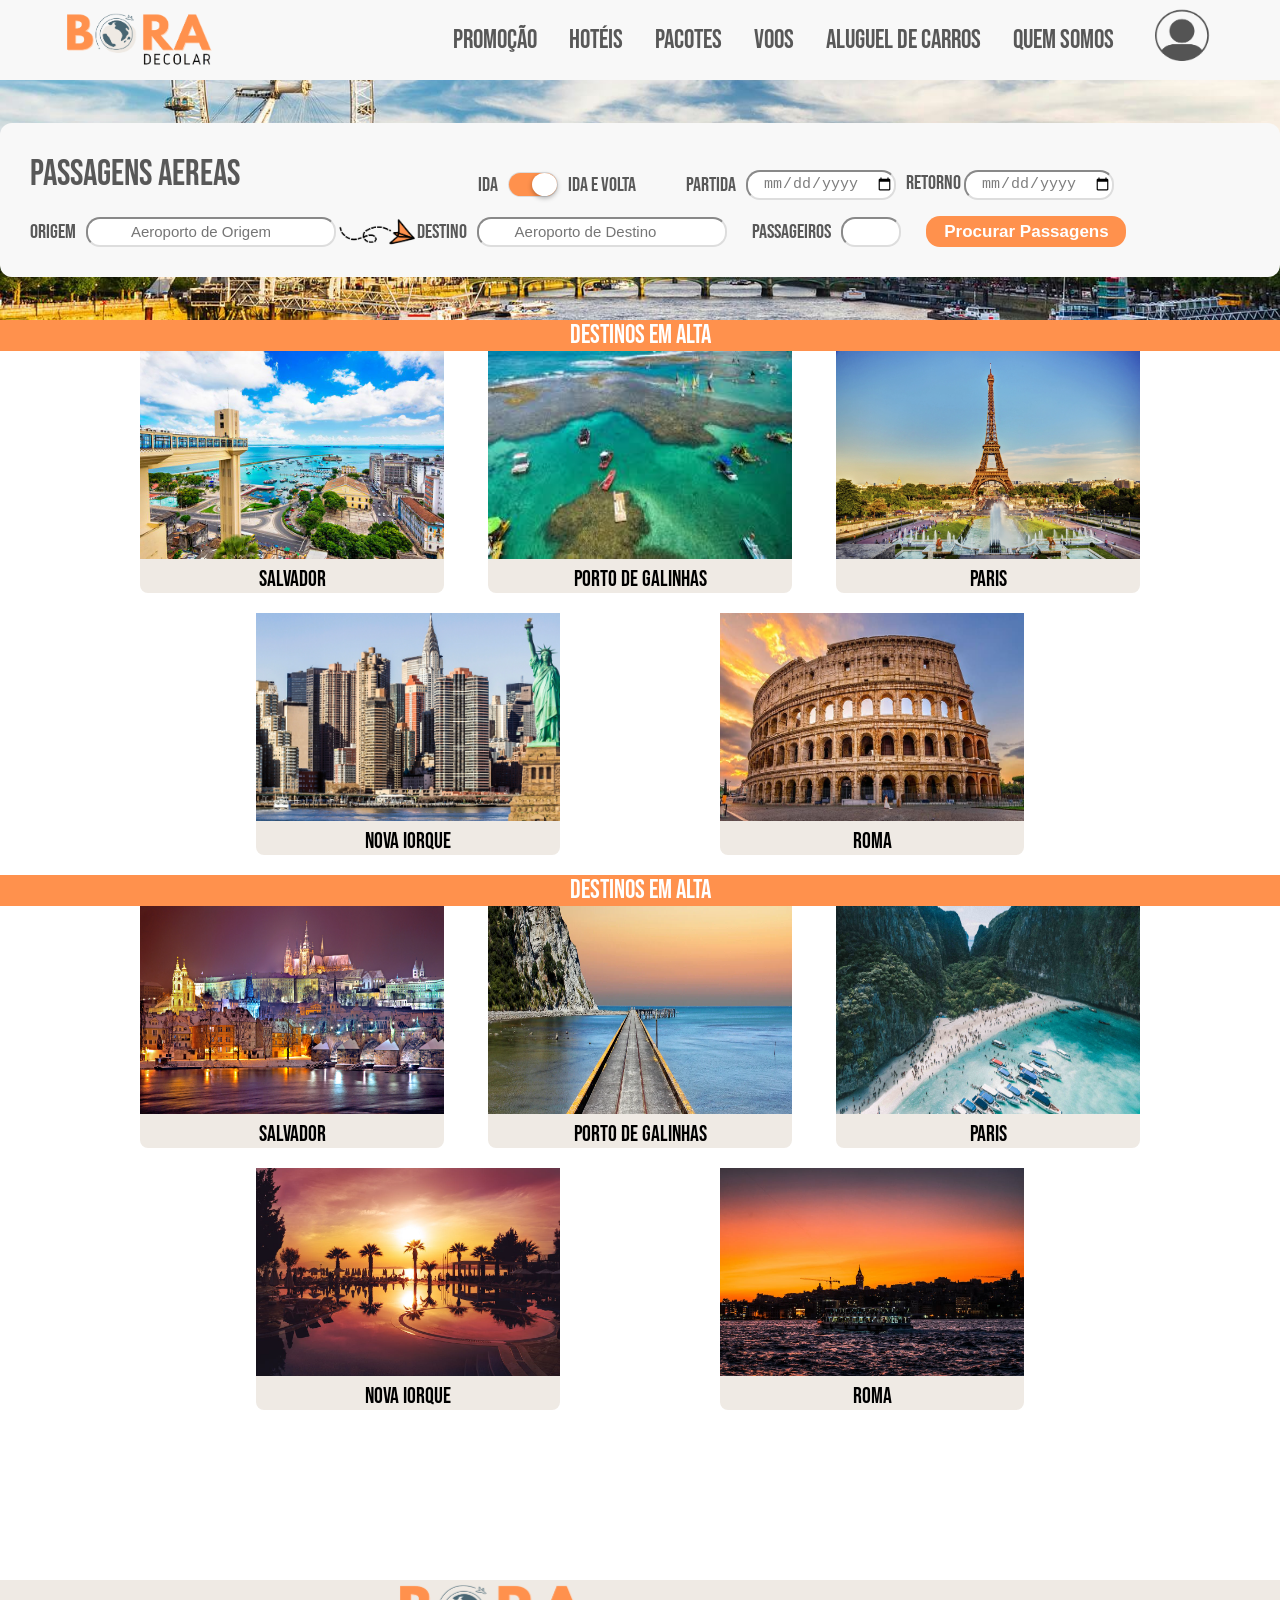
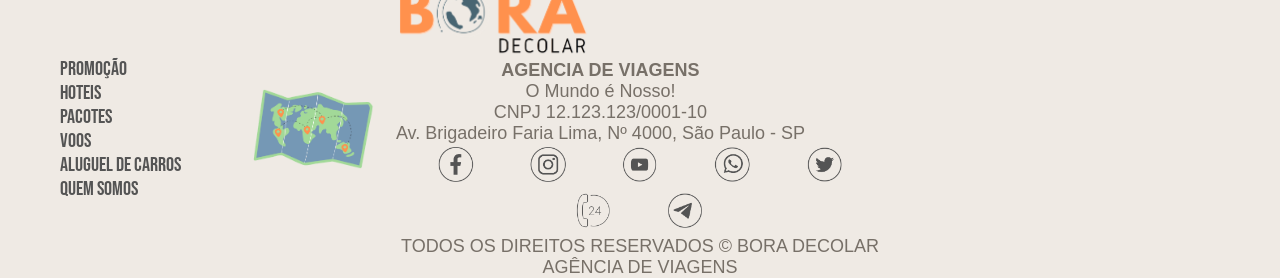
<file: Paginas/index.html>
<!DOCTYPE html>
<html lang="en">
<head>
    <meta charset="UTF-8">
    <meta http-equiv="X-UA-Compatible" content="IE=edge">
    <meta name="viewport" content="width=device-width, initial-scale=1.0">
    <title>Bora Decolar - Voos</title>
    <link href="../Css/voos.css" rel="stylesheet">
    <script src="../JavaScript/voos.js" defer></script>
</head>
<body>
    <header>
        <nav>
            <img src="../Imagens/IMG_Fixos/logo.png" alt="Logo Bora Decolar" width="150px" height="60px"/>

            <ul>
                <li><a href="promocao.html">Promoção</a></li>
                <li><a href="hoteis.html">Hotéis</a></li>
                <li><a href="pacotes.html">Pacotes</a></li>
                <li><a href="voos.html">Voos</a></li>
                <li><a href="Locacao_Carros.html">Aluguel de Carros</a></li>
                <li><a href="quem_somos.html">Quem Somos</a></li>
                <li>
                    <a href="login.html"><img src="../Imagens/IMG_Fixos/perfil.png" alt="Perfil" width="70px" height="70px"/></a>
                </li>
            </ul>
        </nav>
    </header>

<main>
    <div id="pesquisar_voo">
        <section>
            <form>
                <strong>PASSAGENS AEREAS</strong>
                
                <div class="switch__container">
                    <span>Ida</span>
                    <input id="switch-shadow" class="switch switch--shadow" type="checkbox" name="idaVolta" checked="true">
                    <label for="switch-shadow" id="tese"></label>
                    <span>Ida e Volta</span>
                </div>  

                <div class="ida_volta">
                    <span id="espaco">&emsp;&emsp;&emsp;&emsp;&emsp;&emsp;&emsp;&emsp;&emsp;&emsp;&emsp;</span>
                    <label for="dataIda">Partida</label>
                    <input type="date" name="datadevoos" id="dataIda" class="data_input">
                    <div id="volta">
                        <label for="dataVolta">Retorno</label>
                        <input type="date" name="datadevoos" id="dataVolta" class="data_input" min="2023-01-01">
                    </div>
                </div>

                <div class="origem">
                    <label for="origem">Origem</label>
                    <input type="text" list="aeroportos" name="origemdestino" id="origem" class="local_input" placeholder="Aeroporto de Origem">
                </div>

                <img src="../Imagens/IMG/Voos/aviao_de_papel.png" height="30px"/>

                <div class="destino">
                    <label for="destino">Destino</label>
                    <input type="search" list="aeroportos" name="origemdestino" id="destino" class="local_input" placeholder="Aeroporto de Destino">
                </div>

                <div class="passageiros">
                    <label for="quantpessoas">Passageiros</label>
                    <input name="pessoas" type="number" id="quantpessoas" class="num_input">
                </div>

                <input id="procurar" type="button" value="Procurar Passagens" class="button">


                <datalist id="aeroportos">
                    <option value ="Guarulhos - Aerop. Inter.  Gov André Franco Montoro - GRU"></option>
                    <option value ="Lago Sul - Aeroporto Internacional Juscelino Kubitschek - BSB"></option>
                    <option value ="Rio de Janeiro - Aeroporto Internacional Antônio Carlos Jobim - GIG"></option>
                    <option value ="Vitória - Aeroporto Internacional Eurico de Aguiar Sales - VIX"></option>
                    <option value ="Salvador - Aeroporto Internacional Luís Eduardo Magalhães - SSA"></option>
                    <option value ="Confins - Aeroporto Internacional Tancredo Neves - CNF"></option>
                    <option value ="Fortaleza - Aeroporto Internacional Pinto Martins - FOR"></option>
                    <option value ="Manaus - Aeroporto Internacional Eduardo Gomes - MAO"></option>
                    <option value ="São Luís - Aeroporto Internacional Marechal Hugo da Cunha Machado - SLZ"></option>
                    <option value ="Porto Alegre - Aeroporto Internacional Salgado Filho - POA"></option>
                    <option value ="Recife - Aeroporto Internacional Gilberto Freyre - REC"></option>
                    <option value ="São José dos Pinhais - Aeroporto Internacional de Curitiba - CWB"></option>
                    <option value ="Belém - Aeroporto Internacional  Júlio Cezar Ribeiro - BEL"></option>

                </datalist>
            </form>
        </section>

    
        <P class="titulo_anuncio">DESTINOS EM ALTA</P>
        <div class="anuncios">
            <div class="caixa_anuncio">
                <img src="../Imagens/IMG/Voos/voos01.jpg" class="imagem_anuncio"/>
                <p>SALVADOR</p>
            </div>
            <div class="caixa_anuncio">
                <img src="../Imagens/IMG/Voos/voos02.jpg" class="imagem_anuncio"/>
                <p>PORTO DE GALINHAS</p>
            </div>
            <div class="caixa_anuncio">
                <img src="../Imagens/IMG/Voos/voos03.jpg" class="imagem_anuncio"/>
                <p>PARIS</p>
            </div>
            <div class="caixa_anuncio">
                <img src="../Imagens/IMG/Voos/voos04.jpg" class="imagem_anuncio"/>
                <p>NOVA IORQUE</p>
            </div>
            <div class="caixa_anuncio">
                <img src="../Imagens/IMG/Voos/voos05.jpg" class="imagem_anuncio"/>
                <p>ROMA</p>
            </div>
        </div>
        <P class="titulo_anuncio">DESTINOS EM ALTA</P>
        <div class="anuncios">
            <div class="caixa_anuncio">
                <img src="../Imagens/IMG/Voos/voos06.jpeg" class="imagem_anuncio"/>
                <p>SALVADOR</p>
            </div>
            <div class="caixa_anuncio">
                <img src="../Imagens/IMG/Voos/voos07.png" class="imagem_anuncio"/>
                <p>PORTO DE GALINHAS</p>
            </div>
            <div class="caixa_anuncio">
                <img src="../Imagens/IMG/Voos/voos08.jpg" class="imagem_anuncio"/>
                <p>PARIS</p>
            </div>
            <div class="caixa_anuncio">
                <img src="../Imagens/IMG/Voos/voos09.jpeg" class="imagem_anuncio"/>
                <p>NOVA IORQUE</p>
            </div>
            <div class="caixa_anuncio">
                <img src="../Imagens/IMG/Voos/voos10.jpeg" class="imagem_anuncio"/>
                <p>ROMA</p>
            </div>
        </div>
    </div>

    <div id="resultado_voo">
        <section>
            <div>
                <div class="resultado"  id="ROrigem">
                    <p>Origem</p>
                    <span id="SOrigem"></span>
                </div>
                <div class="resultado" id="RDestino">
                    <p>Destino</p>
                    <span id="SDestino"></span>
                </div>
                <div class="resultado" id="RIda">
                    <p>Ida</p>
                    <span id="SIda"></span>
                </div>
                <div class="resultado" id="RVolta">
                    <p>Volta</p>
                    <span id="SVolta"></span>
                </div>
                <div class="resultado" id="RPassageiros">
                    <p>Passageiros</p>
                    <span id="SPassageiros"></span>
                </div>

                <button id="btn">Nova Busca</button>
            </div>
        </section>

        <P class="titulo_anuncio">RESULTADOS DA PESQUISA</P>
        <div class="anuncios">
            <div class="caixa_anuncio">
                <div>
                    <img src="../Imagens/IMG/Pacotes/Pacotes_01.png" class="imagem_anuncio"/>
                    <p>7 Dias no Caribe - Aereo + Hospedagem + Tour</p>
                </div>
                <div>
                    <p class="preco">Preço por Pessoa</p>
                    <h3>R$ 13.200,00</h3>
                    <small> Taxas e impostos inclusos</small>
                    <button>Conferir</button>
                </div>
            </div>
            <div class="caixa_anuncio">
                <div>
                    <img src="../Imagens/IMG/Pacotes/Pacotes_02.png" class="imagem_anuncio"/>
                    <p>7 Dias na Disney - Aereo + Hospedagem + Entrada VIP</p>
                </div>
                <div>
                    <p class="preco">Preço por Pessoa</p>
                    <h3>R$ 13.200,00</h3>
                    <small> Taxas e impostos inclusos</small>
                    <button>Conferir</button>
                </div>
            </div>
            <div class="caixa_anuncio">
                <div>
                    <img src="../Imagens/IMG/Pacotes/Pacotes_03.png" class="imagem_anuncio"/>
                    <p>7 Dias no Parque Mundial - Aereo + Hospedagem + Sem Fila</p>
                </div>
                <div>
                    <p class="preco">Preço por Pessoa</p>
                    <h3>R$ 13.200,00</h3>
                    <small> Taxas e impostos inclusos</small>
                    <button>Conferir</button>
                </div>
            </div>
        </div>
        
    </div>
</main>
        
    <footer>

        <div class="lista_footer">
            <ul>
                <li><a href="promocao.html">PROMOÇÃO</a></li>
                <li><a href="hoteis.html">HOTEIS</a></li>
                <li><a href="pacotes.html">PACOTES</a></li>
                <li><a href="voos.html">VOOS</a></li>
                <li><a href="Locacao_Carros.html">ALUGUEL DE CARROS</a></li>
                <li><a href="quem_somos.html">QUEM SOMOS</a></li>
            </ul>

            <img src="../Imagens/IMG_Fixos/mapa.png" class="imagen_footer"/>
        </div>

        <div class="company_info">
            <img src="../Imagens/IMG_Fixos/logo.png" class="imagen_footer" />
            <div>
                <h4>AGENCIA DE VIAGENS</h4>
                <p>O Mundo é Nosso!<br>CNPJ 12.123.123/0001-10<br>Av. Brigadeiro Faria Lima, Nº 4000, São Paulo - SP</p>
            </div>

            <div class="redes">
                <img src="../Imagens/IMG_Fixos/facebook_icon.png" />
                <img src="../Imagens/IMG_Fixos/instagram_icon.png" />
                <img src="../Imagens/IMG_Fixos/youtube_icon.png" />
                <img src="../Imagens/IMG_Fixos/whatsapp_icon.png" />
                <img src="../Imagens/IMG_Fixos/twitter_icon.png" />
                <img src="../Imagens/IMG_Fixos/telefone_icon.png" />
                <img src="../Imagens/IMG_Fixos/telegram_icon.png" />
            </div>
            <p>TODOS OS DIREITOS RESERVADOS © BORA DECOLAR AGÊNCIA DE VIAGENS</p>
        </div>

        <div class="branco"></div>

    </footer>


</body>
</html>
</file>
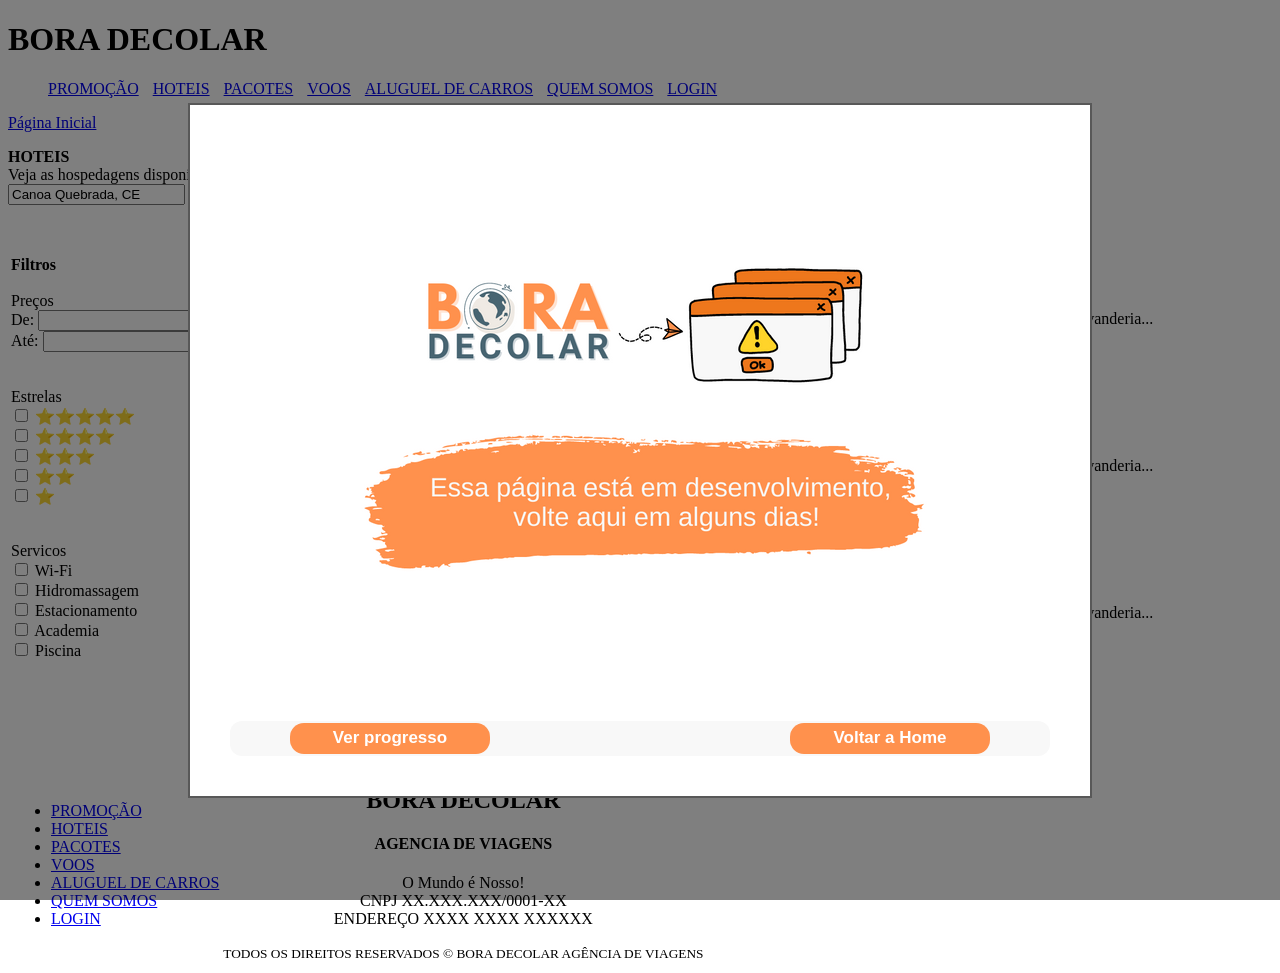
<file: Paginas/hoteis.html>
<!DOCTYPE html>
<html lang="en">
<head>
    <meta charset="UTF-8">
    <meta http-equiv="X-UA-Compatible" content="IE=edge">
    <meta name="viewport" content="width=device-width, initial-scale=1.0">
    <link href="../Css/hoteis.css" rel="stylesheet">
    <title>Hoteis</title>
    
    <style>
        .faixa ul { 
            display: flex;}
        .faixa ul li {
            list-style-type: none;
            padding-right: 14px;}
    </style>

</head>
<body>
    <header>
        <h1>BORA DECOLAR</h1>
    </header>

    <nav class="faixa">
        <ul>
            <li><a href="promocao.html">PROMOÇÃO</a></li>
            <li><a href="hoteis.html">HOTEIS</a></li>
            <li><a href="pacotes.html">PACOTES</a></li>
            <li><a href="voos.html" id="home">VOOS</a></li>
            <li><a href="Locacao_Carros.html">ALUGUEL DE CARROS</a></li>
            <li><a href="quem_somos.html">QUEM SOMOS</a></li>
            <li><a href="login.html">LOGIN</a></li>
        </ul>

        <p><a href="voos.html">Página Inicial</a></p>

    </nav>

    <form>
        <strong class="espacado55px">HOTEIS</strong>
        <br>
        
        <label for="acomodacao">Veja as hospedagens disponíveis para:</label><br>
        <input type="text" name="hospedagem" id="localizacao" value="Canoa Quebrada, CE">
        <span>&emsp;</span>
        <label for="checkin">Check-In</label>
        <input type="date" name="check" id="checkin">
        <span>&emsp;</span>
        <label for="checkout">Check-Out</label>
        <input type="date" name="check" id="checkout">
        <span>&emsp;</span>
        <select name="pessoas" id="quantpessoas">
            <option value="1">01 Hospede</option>
            <option value="2">02 Hospedes</option>
            <option value="3">03 Hospedes</option>
            <option value="4">04 Hospedes</option>
            <option value="5">05 Hospedes</option>
            <option value="6">06 Hospedes</option>
            <option value="7">07 Hospedes</option>
            <option value="8">08 Hospedes</option>
        </select>
        <span>&emsp;</span>
        <input type="submit" value="Nova Busca">
    </form>

    <section>
        <table>
            <tr>
             <td>
                <aside>
                    <strong>Filtros</strong>
                    <br><br>
                    <form>
                        <div>
                            <label name="precos">Preços</label>
                            <br>
                            <label for="precomin" name="precos">De:</label>
                            <input type="number" name="precos" id="precomin" value="Preço Min."><br>
                            <label for="precomax" name="precos">Até:</label>
                            <input type="number" name="precos" id="precomax" value="Preço Max."><br>
                            <br><br>
                        </div>
            
                        <div>
                            <label name="estrelas">Estrelas</label>
                            <br>
                            <input type="checkbox" name="estrelas" id="5estrelas">
                            <label for="5estrelas">⭐⭐⭐⭐⭐</label>
                            <br>
                            <input type="checkbox" name="estrelas" id="4estrelas">
                            <label for="4estrelas">⭐⭐⭐⭐</label>
                            <br>
                            <input type="checkbox" name="estrelas" id="3estrelas">
                            <label for="3estrelas">⭐⭐⭐</label>
                            <br>
                            <input type="checkbox" name="estrelas" id="2estrelas">
                            <label for="2estrelas">⭐⭐</label>
                            <br>
                            <input type="checkbox" name="estrelas" id="1estrela">
                            <label for="1estrela">⭐</label><br>
                            <br><br>
                        </div>
            
                        <div>
                            <label name="servicos">Servicos</label>
                            <br>
                            <input type="checkbox" name="servicos" id="wifi">
                            <label for="wifi">Wi-Fi</label>
                            <br>
                            <input type="checkbox" name="servicos" id="hidro">
                            <label for="hidro">Hidromassagem</label>
                            <br>
                            <input type="checkbox" name="servicos" id="Estacionamento">
                            <label for="Estacionamento">Estacionamento</label>
                            <br>
                            <input type="checkbox" name="servicos" id="academia">
                            <label for="academia">Academia</label>
                            <br>
                            <input type="checkbox" name="servicos" id="piscina">
                            <label for="piscina">Piscina</label>
                            <br><br>
                        </div>
                    </form>
                </aside>
             </td>



            <td>
                <br><br><br>
                <img  width="250" height="150" src="../Imagens/IMG/Hoteis/hotel01.png"/><br>
                <img  width="250" height="150" src="../Imagens/IMG/Hoteis/hotel02.png"/><br>
                <img  width="250" height="150" src="../Imagens/IMG/Hoteis/hotel03.png"/>
            </td>
                
            <td>
                <strong>Pousada La Dolce Vita</strong></br>Café da manhã incluso, cancelamento grátis até o dia 28/12, wi-fi, piscina, restaurante, suite, lavanderia...<br><button>Conferir</button><br><br><br><br><br><br>
                <strong>Pousada La Dolce Vita</strong></br>Café da manhã incluso, cancelamento grátis até o dia 28/12, wi-fi, piscina, restaurante, suite, lavanderia...<br><button>Conferir</button><br><br><br><br><br><br>
                <strong>Pousada La Dolce Vita</strong></br>Café da manhã incluso, cancelamento grátis até o dia 28/12, wi-fi, piscina, restaurante, suite, lavanderia...<br><button>Conferir</button>
            </td>

              
            </tr>
           
        </table>

    </section>

    <br><br>
    <footer>
        <table>
            <tr>
                <td>
                    <ul>
                        <li><a href="promocao.html">PROMOÇÃO</a></li>
                        <li><a href="hoteis.html">HOTEIS</a></li>
                        <li><a href="pacotes.html">PACOTES</a></li>
                        <li><a href="voos.html">VOOS</a></li>
                        <li><a href="Locacao_Carros.html">ALUGUEL DE CARROS</a></li>
                        <li><a href="quem_somos.html">QUEM SOMOS</a></li>
                        <li><a href="login.html">LOGIN</a></li>
                    </ul>
                </td>
              
                <td>
                    <center>
                        <h2>BORA DECOLAR</h2>
                        <h4>AGENCIA DE VIAGENS</h4>
                        <p>O Mundo é Nosso!<br>CNPJ XX.XXX.XXX/0001-XX<br>ENDEREÇO XXXX XXXX XXXXXX</p>
            
                        <small>TODOS OS DIREITOS RESERVADOS © BORA DECOLAR AGÊNCIA DE VIAGENS</small>
                    </center>
                </td> 
            </tr>
           
          </table>

    </footer>

    <div id="modal-alert" class="modal-container">
        <div class="modal">
            <img src="../Imagens/IMG_Fixos/Bora_Decolar.png">
            <form>
                <input type="button" class="button" value="Ver progresso" id="fechar">
                <input type="button" class="button" value="Voltar a Home" id="voltarhome">
            </form>
        </div>
        </div>
        <script>
                let modal = document.getElementById("modal-alert");
                let fechar = document.getElementById("fechar");
                let voltarHome = document.getElementById("voltarhome");
                let home = document.getElementById("home");
    
                modal.classList.add("mostrar");
    
                fechar.addEventListener("click", (e=>{
                    modal.classList.remove("mostrar")
                }))
                voltarHome.addEventListener("click", (e=>{
                    home.click()
                }))
        </script>
</body>
</html>
</file>
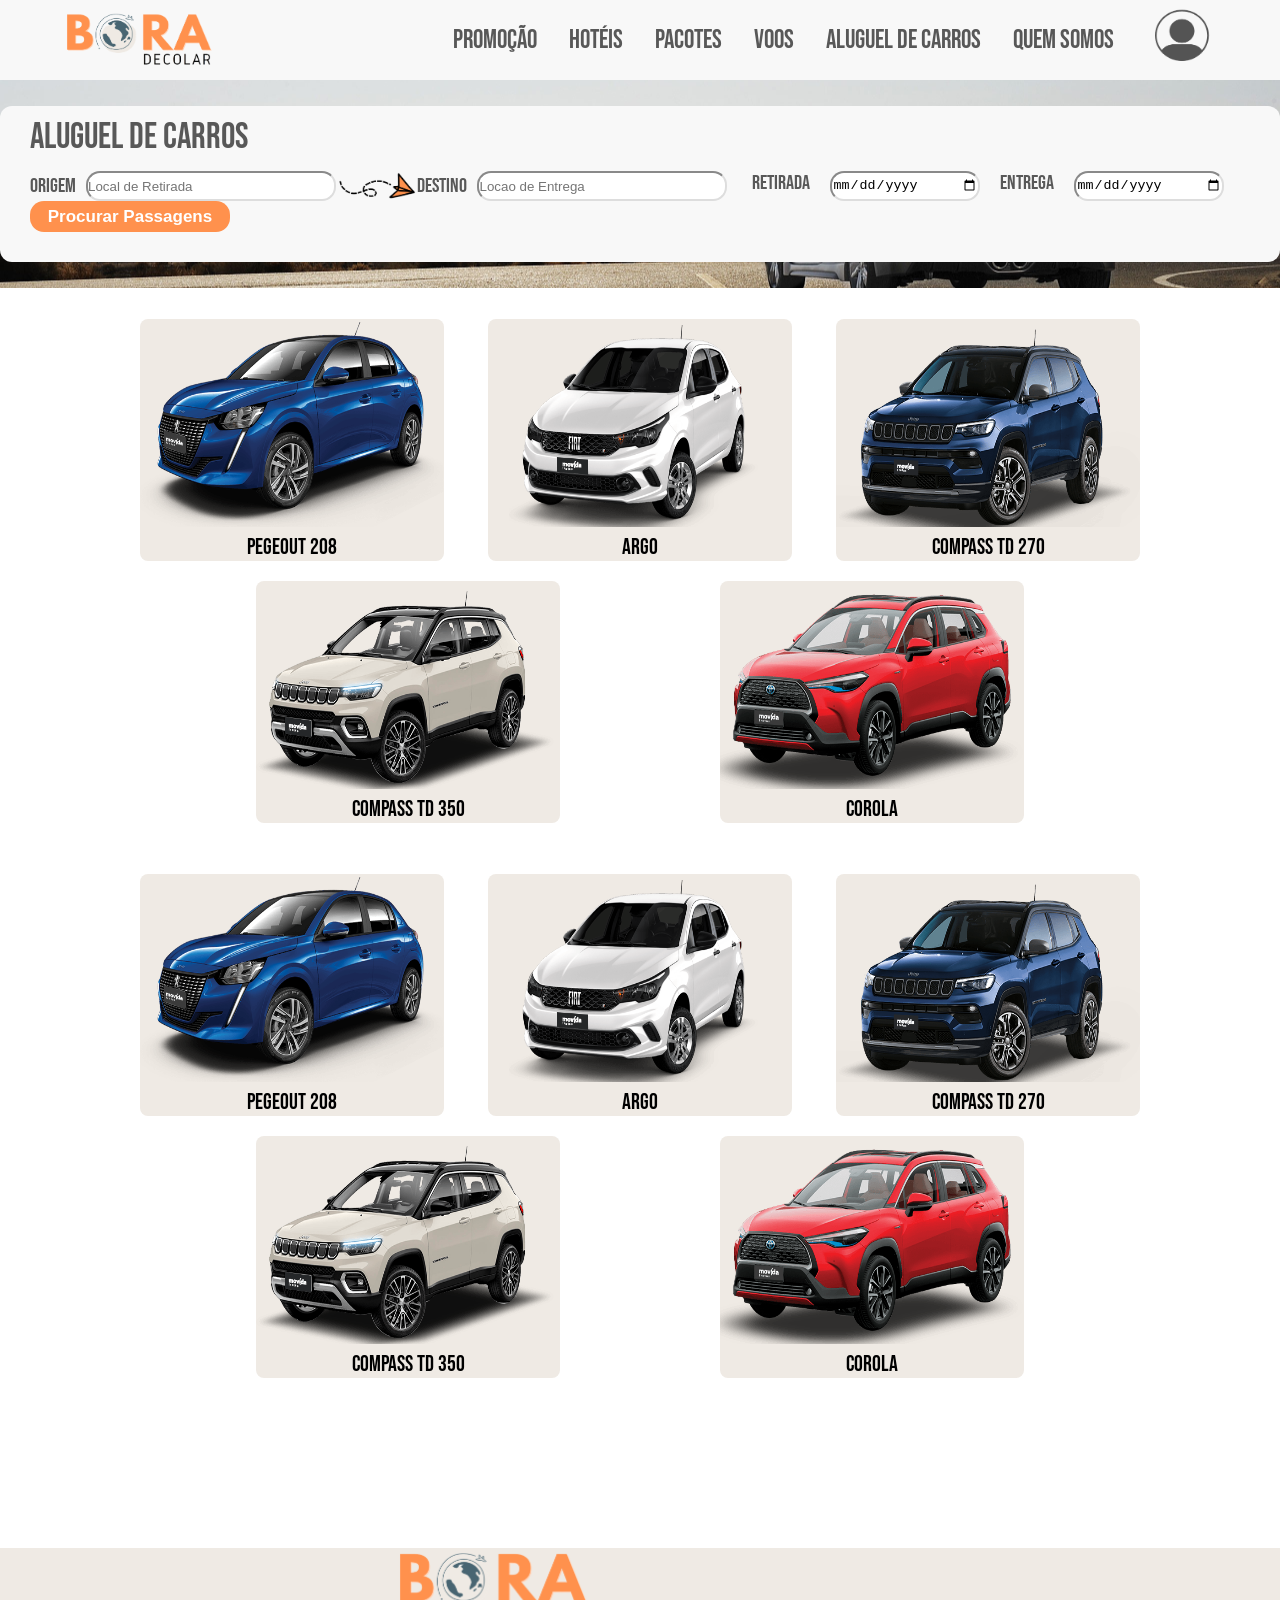
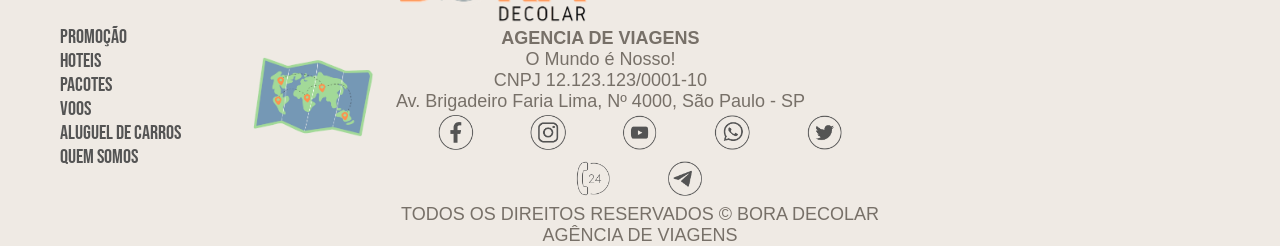
<file: Paginas/Locacao_Carros.html>
<!DOCTYPE html>
<html lang="en">
<head>
    <meta charset="UTF-8">
    <meta http-equiv="X-UA-Compatible" content="IE=edge">
    <meta name="viewport" content="width=device-width, initial-scale=1.0">
    <title>Aluguel de Carros</title>
    <link href="../Css/locacao_carros.css" rel="stylesheet">
</head>
<body>
    <header>
        <nav>
            <img src="../Imagens/IMG_Fixos/logo.png" alt="Logo Bora Decolar" width="150px" height="60px"/>

            <ul>
                <li><a href="promocao.html">Promoção</a></li>
                <li><a href="hoteis.html">Hotéis</a></li>
                <li><a href="pacotes.html">Pacotes</a></li>
                <li><a href="voos.html">Voos</a></li>
                <li><a href="Locacao_Carros.html">Aluguel de Carros</a></li>
                <li><a href="quem_somos.html">Quem Somos</a></li>
                <li>
                    <a href="login.html"><img src="../Imagens/IMG_Fixos/perfil.png" alt="Perfil" width="70px" height="70px"/></a>
                </li>
            </ul>
        </nav>
    </header>
  
    <main>
        <section>
            <form>
                <strong>ALUGUEL DE CARROS</strong>

                <div class="origem">
                    <label for="origem">Origem</label>
                    <input type="text" name="origemdestino" id="origem" class="local_input" placeholder="Local de Retirada">
                </div>

                <img src="../Imagens/IMG/Voos/aviao_de_papel.png" height="30px"/>

                <div class="destino">
                    <label for="destino">Destino</label>
                    <input type="text" name="origemdestino" id="destino" class="local_input" placeholder="Locao de Entrega">
                </div>

                
                <div class="retirada_entrega">
                    <label for="retirada">Retirada</label>
                    <input type="date" name="datacarros" id="retirada" class="data_input">
                    <label for="entrega">Entrega</label>
                    <input type="date" name="datacarros" id="entrega" class="data_input">
                </div>


                <input type="submit" value="Procurar Passagens" class="button">

            </form>
        </section>
        <P class="titulo_anuncio">DIRIJA COM CUIDADO</P>
        <div class="anuncios">
            <div class="caixa_anuncio">
                <img src="../Imagens/IMG/Locacao_carro/208ALLURE2-min.png" class="imagem_anuncio"/>
                <p>PEGEOUT 208</p>
            </div>
            <div class="caixa_anuncio">
                <img src="../Imagens/IMG/Locacao_carro/ARGO1.png" class="imagem_anuncio"/>
                <p>ARGO</p>
            </div>
            <div class="caixa_anuncio">
                <img src="../Imagens/IMG/Locacao_carro/COMPASST270_1.png" class="imagem_anuncio"/>
                <p>COMPASS TD 270</p>
            </div>
            <div class="caixa_anuncio">
                <img src="../Imagens/IMG/Locacao_carro/COMPASSTD350_1.png" class="imagem_anuncio"/>
                <p>COMPASS TD 350</p>
            </div>
            <div class="caixa_anuncio">
                <img src="../Imagens/IMG/Locacao_carro/COROLLACROSSXRV-min.png" class="imagem_anuncio"/>
                <p>COROLA</p>
            </div>
        </div>
        <P class="titulo_anuncio">DIRIJA COM CUIDADO</P>
        <div class="anuncios">
            <div class="caixa_anuncio">
                <img src="../Imagens/IMG/Locacao_carro/208ALLURE2-min.png" class="imagem_anuncio"/>
                <p>PEGEOUT 208</p>
            </div>
            <div class="caixa_anuncio">
                <img src="../Imagens/IMG/Locacao_carro/ARGO1.png" class="imagem_anuncio"/>
                <p>ARGO</p>
            </div>
            <div class="caixa_anuncio">
                <img src="../Imagens/IMG/Locacao_carro/COMPASST270_1.png" class="imagem_anuncio"/>
                <p>COMPASS TD 270</p>
            </div>
            <div class="caixa_anuncio">
                <img src="../Imagens/IMG/Locacao_carro/COMPASSTD350_1.png" class="imagem_anuncio"/>
                <p>COMPASS TD 350</p>
            </div>
            <div class="caixa_anuncio">
                <img src="../Imagens/IMG/Locacao_carro/COROLLACROSSXRV-min.png" class="imagem_anuncio"/>
                <p>COROLA</p>
            </div>
        </div>
        </div>

    </main>
        
    <footer>

        <div class="lista_footer">
            <ul>
                <li><a href="promocao.html">PROMOÇÃO</a></li>
                <li><a href="hoteis.html">HOTEIS</a></li>
                <li><a href="pacotes.html">PACOTES</a></li>
                <li><a href="voos.html">VOOS</a></li>
                <li><a href="Locacao_Carros.html">ALUGUEL DE CARROS</a></li>
                <li><a href="quem_somos.html">QUEM SOMOS</a></li>
            </ul>

            <img src="../Imagens/IMG_Fixos/mapa.png" class="imagen_footer"/>
        </div>

        <div class="company_info">
            <img src="../Imagens/IMG_Fixos/logo.png" class="imagen_footer" />
            <div>
                <h4>AGENCIA DE VIAGENS</h4>
                <p>O Mundo é Nosso!<br>CNPJ 12.123.123/0001-10<br>Av. Brigadeiro Faria Lima, Nº 4000, São Paulo - SP</p>
            </div>

            <div class="redes">
                <img src="../Imagens/IMG_Fixos/facebook_icon.png" />
                <img src="../Imagens/IMG_Fixos/instagram_icon.png" />
                <img src="../Imagens/IMG_Fixos/youtube_icon.png" />
                <img src="../Imagens/IMG_Fixos/whatsapp_icon.png" />
                <img src="../Imagens/IMG_Fixos/twitter_icon.png" />
                <img src="../Imagens/IMG_Fixos/telefone_icon.png" />
                <img src="../Imagens/IMG_Fixos/telegram_icon.png" />
            </div>
            <p>TODOS OS DIREITOS RESERVADOS © BORA DECOLAR AGÊNCIA DE VIAGENS</p>
        </div>

        <div class="branco"></div>

    </footer>


</body>
</html>
</file>
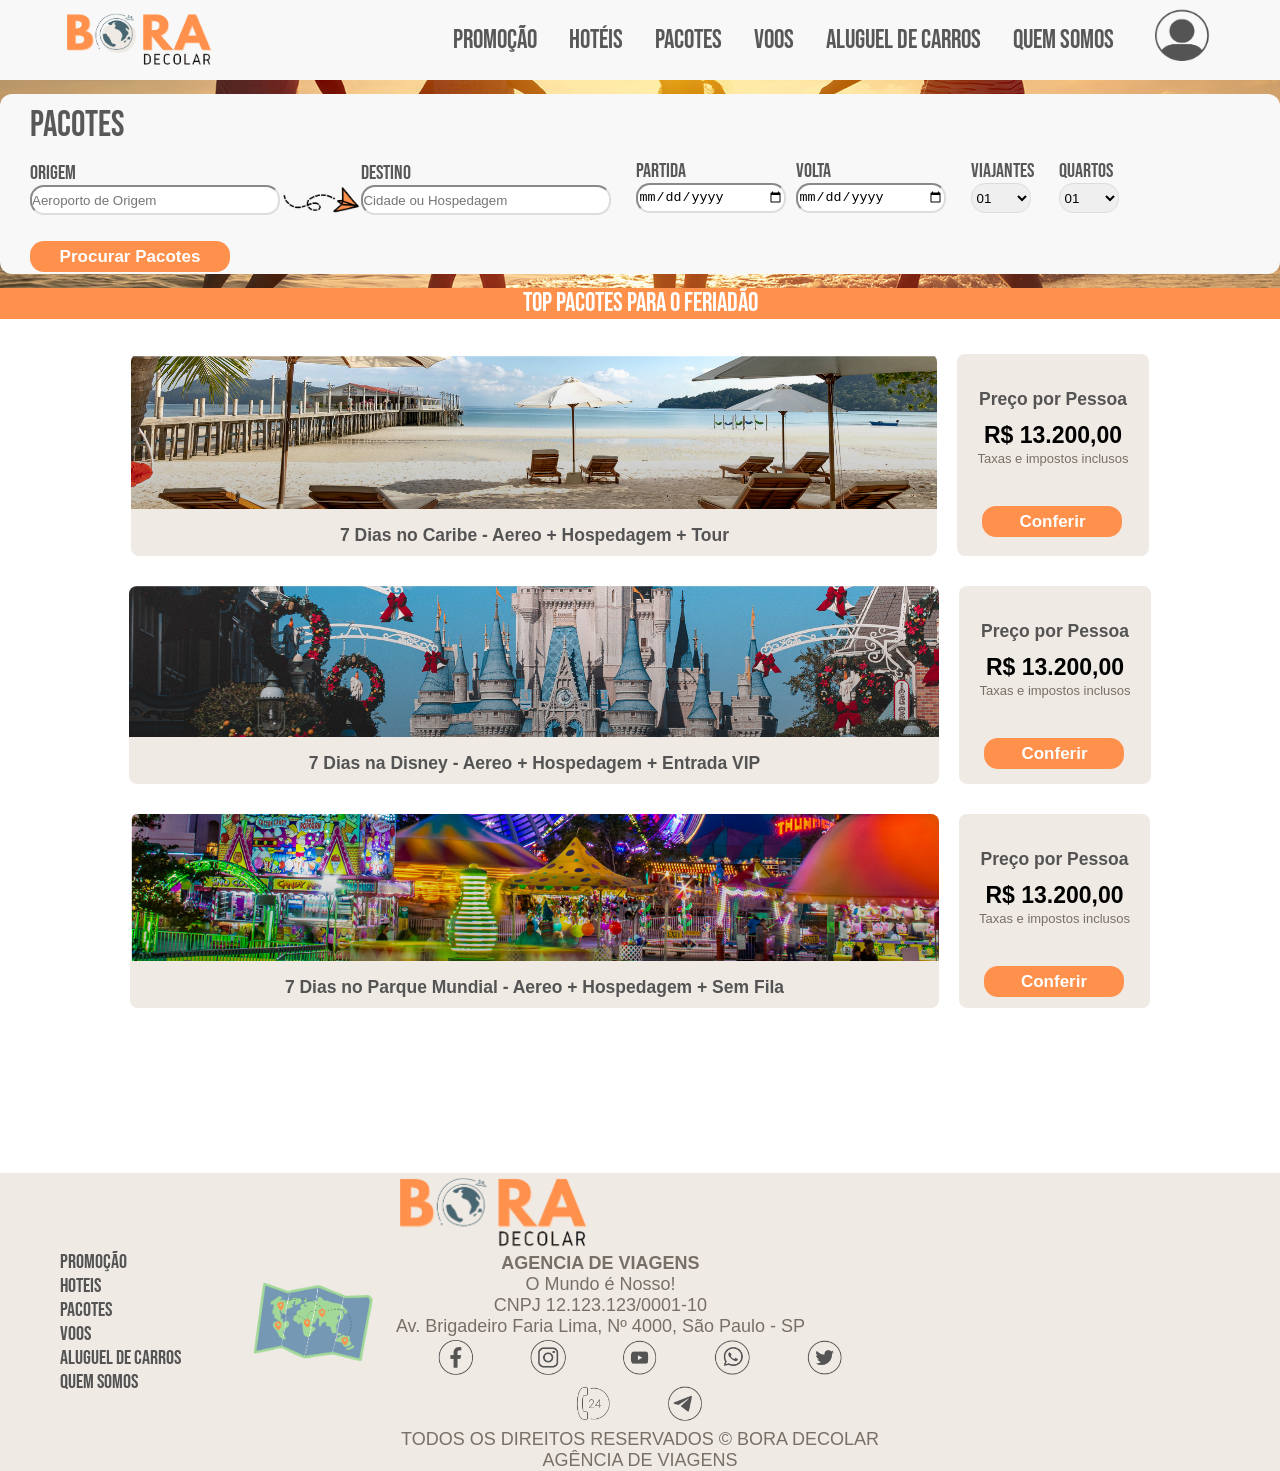
<file: Paginas/pacotes.html>
<!DOCTYPE html>
<html lang="en">
<head>
    <meta charset="UTF-8">
    <meta http-equiv="X-UA-Compatible" content="IE=edge">
    <meta name="viewport" content="width=device-width, initial-scale=1.0">
    <title>Pacotes</title>
    <link href="../Css/pacotes.css" rel="stylesheet">
</head>
<body>
    <header>
        <nav>
            <img src="../Imagens/IMG_Fixos/logo.png" alt="Logo Bora Decolar" width="150px" height="60px"/>

            <ul>
                <li><a href="promocao.html">Promoção</a></li>
                <li><a href="hoteis.html">Hotéis</a></li>
                <li><a href="pacotes.html">Pacotes</a></li>
                <li><a href="voos.html">Voos</a></li>
                <li><a href="Locacao_Carros.html">Aluguel de Carros</a></li>
                <li><a href="quem_somos.html">Quem Somos</a></li>
                <li>
                    <a href="login.html"><img src="../Imagens/IMG_Fixos/perfil.png" alt="Perfil" width="70px" height="70px"/></a>
                </li>
            </ul>
        </nav>
    </header>
    
    <main>
        <section>
            <form>
                <strong>PACOTES</strong>

                <div class="origem">
                    <label for="origem">Origem
                        <input type="text" name="origemdestino" id="origem" class="local_input" placeholder="Aeroporto de Origem">
                    </label>
                </div>

                <img src="../Imagens/IMG/Voos/aviao_de_papel.png" height="30px"/>

                <div class="destino">
                    <label for="destino">Destino
                        <input type="text" name="origemdestino" id="destino" class="local_input" placeholder="Cidade ou Hospedagem">
                    </label>
                </div>

                <div class="ida_volta">
                    <label for="dataIda">Partida
                        <input type="date" name="datadevoos" id="dataIda" class="data_input">
                    </label>

                    <label for="dataVolta">Volta
                        <input type="date" name="datadevoos" id="dataVolta" class="data_input">
                    </label>
                </div>

                <div class="passageiros">
                    <label for="quantpessoas">Viajantes
                        <select name="pessoas" id="quantpessoas" class="num_input">
                            <option value="1">01</option>
                            <option value="2">02</option>
                            <option value="3">03</option>
                            <option value="4">04</option>
                            <option value="5">05</option>
                            <option value="6">06</option>
                            <option value="7">07</option>
                            <option value="8">08</option>
                            <option value="9">09</option>
                            <option value="10">10</option>
                        </select>
                    </label>
                </div>

                <div class="passageiros">
                    <label for="quantpessoas">Quartos
                        <select name="pessoas" id="quantpessoas" class="num_input">
                            <option value="1">01</option>
                            <option value="2">02</option>
                            <option value="3">03</option>
                        </select>
                    </label>
                </div>

                <input type="submit" value="Procurar Pacotes" class="button">

            </form>
        </section>

        <P class="titulo_anuncio">TOP PACOTES PARA O FERIADÃO</P>
        <div class="anuncios">
            <div class="caixa_anuncio">
                <div>
                    <img src="../Imagens/IMG/Pacotes/Pacotes_01.png" class="imagem_anuncio"/>
                    <p>7 Dias no Caribe - Aereo + Hospedagem + Tour</p>
                </div>
                <div>
                    <p class="preco">Preço por Pessoa</p>
                    <h3>R$ 13.200,00</h3>
                    <small> Taxas e impostos inclusos</small>
                    <button>Conferir</button>
                </div>
            </div>
            <div class="caixa_anuncio">
                <div>
                    <img src="../Imagens/IMG/Pacotes/Pacotes_02.png" class="imagem_anuncio"/>
                    <p>7 Dias na Disney - Aereo + Hospedagem + Entrada VIP</p>
                </div>
                <div>
                    <p class="preco">Preço por Pessoa</p>
                    <h3>R$ 13.200,00</h3>
                    <small> Taxas e impostos inclusos</small>
                    <button>Conferir</button>
                </div>
            </div>
            <div class="caixa_anuncio">
                <div>
                    <img src="../Imagens/IMG/Pacotes/Pacotes_03.png" class="imagem_anuncio"/>
                    <p>7 Dias no Parque Mundial - Aereo + Hospedagem + Sem Fila</p>
                </div>
                <div>
                    <p class="preco">Preço por Pessoa</p>
                    <h3>R$ 13.200,00</h3>
                    <small> Taxas e impostos inclusos</small>
                    <button>Conferir</button>
                </div>
            </div>
        </div>
        </div>

    </main>

    <footer>

        <div class="lista_footer">
            <ul>
                <li><a href="promocao.html">PROMOÇÃO</a></li>
                <li><a href="hoteis.html">HOTEIS</a></li>
                <li><a href="pacotes.html">PACOTES</a></li>
                <li><a href="voos.html">VOOS</a></li>
                <li><a href="Locacao_Carros.html">ALUGUEL DE CARROS</a></li>
                <li><a href="quem_somos.html">QUEM SOMOS</a></li>
            </ul>

            <img src="../Imagens/IMG_Fixos/mapa.png" class="imagen_footer"/>
        </div>

        <div class="company_info">
            <img src="../Imagens/IMG_Fixos/logo.png" class="imagen_footer" />
            <div>
                <h4>AGENCIA DE VIAGENS</h4>
                <p>O Mundo é Nosso!<br>CNPJ 12.123.123/0001-10<br>Av. Brigadeiro Faria Lima, Nº 4000, São Paulo - SP</p>
            </div>

            <div class="redes">
                <img src="../Imagens/IMG_Fixos/facebook_icon.png" />
                <img src="../Imagens/IMG_Fixos/instagram_icon.png" />
                <img src="../Imagens/IMG_Fixos/youtube_icon.png" />
                <img src="../Imagens/IMG_Fixos/whatsapp_icon.png" />
                <img src="../Imagens/IMG_Fixos/twitter_icon.png" />
                <img src="../Imagens/IMG_Fixos/telefone_icon.png" />
                <img src="../Imagens/IMG_Fixos/telegram_icon.png" />
            </div>
            <p>TODOS OS DIREITOS RESERVADOS © BORA DECOLAR AGÊNCIA DE VIAGENS</p>
        </div>

        <div class="branco"></div>

    </footer>
</body>
</html>
</file>
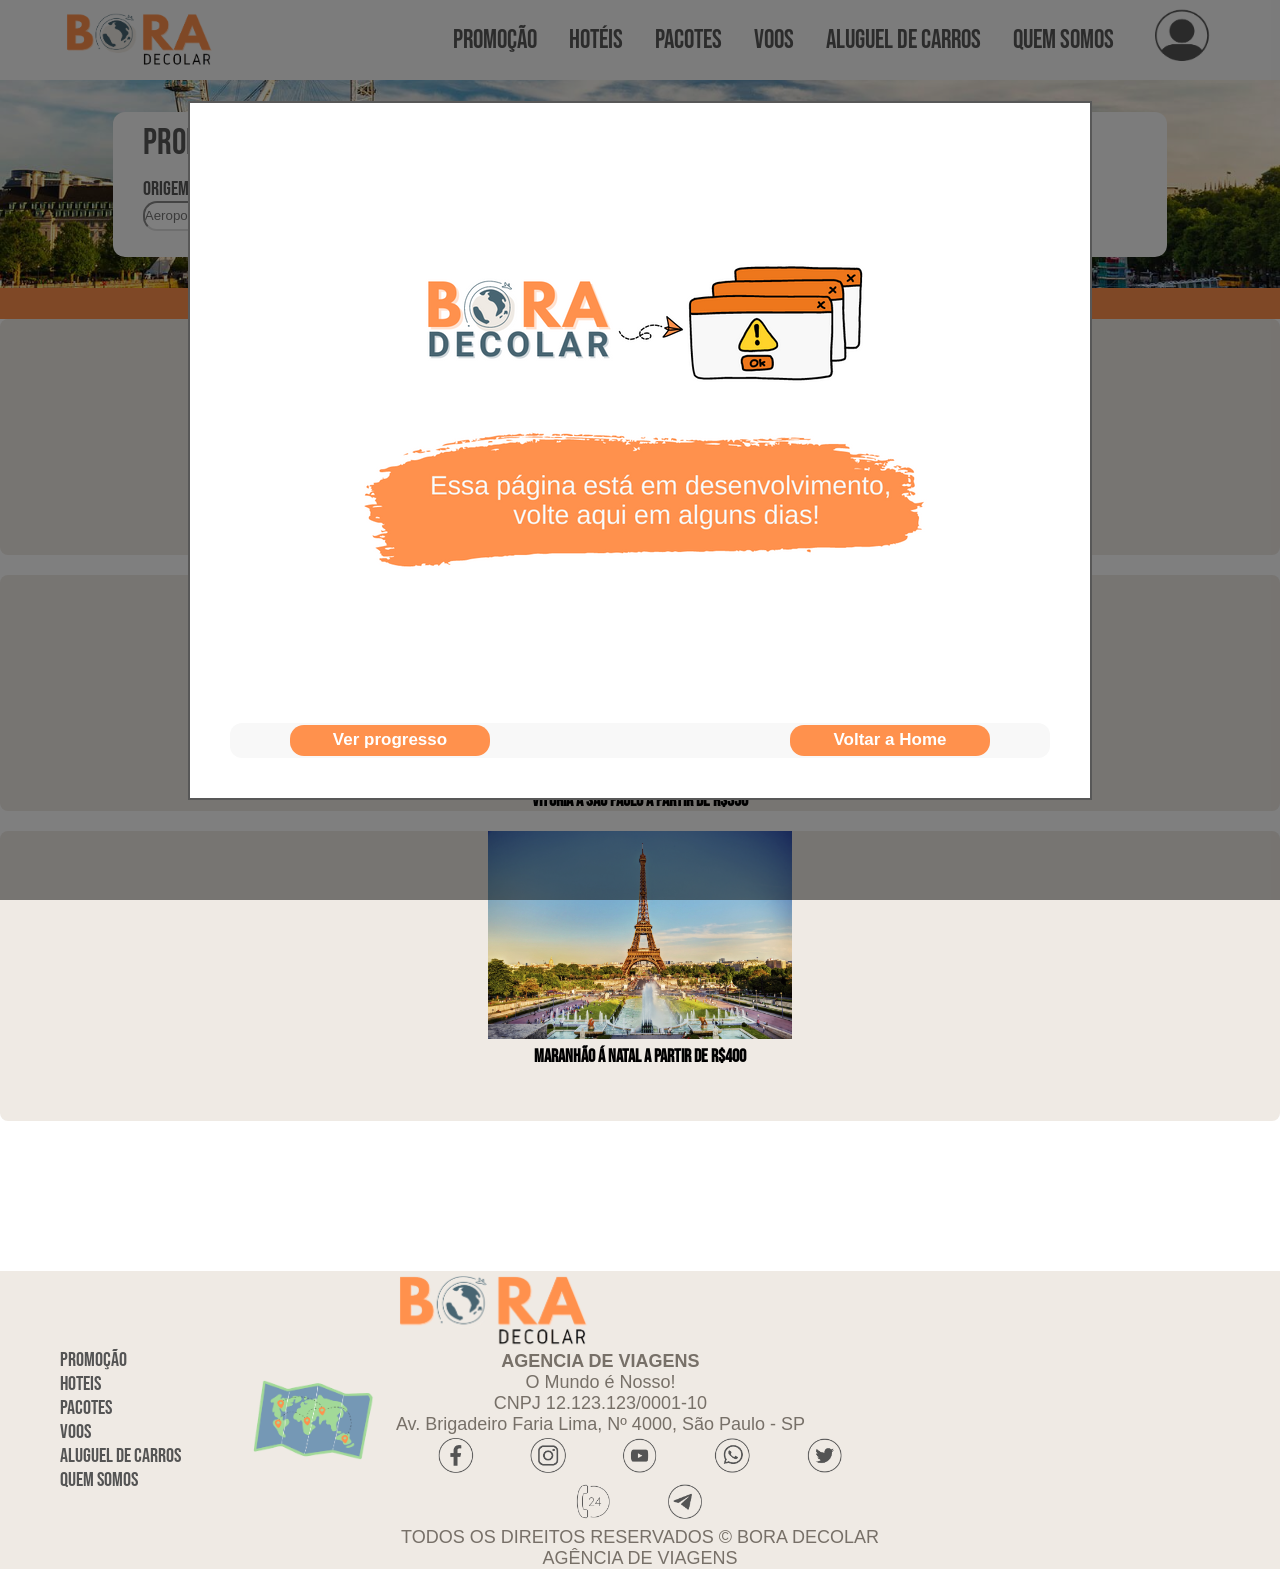
<file: Paginas/promocao.html>
<!DOCTYPE html>
<html lang="en">

<head>
  <meta charset="UTF-8">
  <meta http-equiv="X-UA-Compatible" content="IE=edge">
  <meta name="viewport" content="width=device-width, initial-scale=1.0">
    <link rel="preconnect" href="https://fonts.googleapis.com">
  <link rel="preconnect" href="https://fonts.gstatic.com" crossorigin>
  <link href="https://fonts.googleapis.com/css2?family=Maven+Pro&display=swap" rel="stylesheet">
  
  <link href="../Css/promocao.css" rel="stylesheet">
  <title>Promoções - Bora Decolar</title>
</head>

<body>
    <header>
        <nav>
            <img src="../Imagens/IMG_Fixos/logo.png" alt="Logo Bora Decolar" width="150px" height="60px"/>

            <ul>
                <li><a href="promocao.html">Promoção</a></li>
                <li><a href="hoteis.html">Hotéis</a></li>
                <li><a href="pacotes.html">Pacotes</a></li>
                <li><a href="voos.html" id="home">Voos</a></li>
                <li><a href="Locacao_Carros.html">Aluguel de Carros</a></li>
                <li><a href="quem_somos.html">Quem Somos</a></li>
                <li>
                    <a href="login.html"><img src="../Imagens/IMG_Fixos/perfil.png" alt="Perfil" width="70px" height="70px"/></a>
                </li>
            </ul>
        </nav>
    </header>

  
  <main>
    <section>
      <form>
          <strong>PROMOÇÕES AEREAS</strong>

          <div class="origem">
              <label for="origem">Origem
                  <input type="text" name="origemdestino" id="origem" class="local_input" placeholder="Aeroporto de Origem">
              </label>
          </div>

          <img src="../Imagens/IMG/Voos/aviao_de_papel.png" height="30px"/>

          <div class="destino">
              <label for="destino">Destino
                  <input type="text" name="origemdestino" id="destino" class="local_input" placeholder="Cidade ou Hospedagem">
              </label>
          </div>

          <input type="submit" value="Procurar Promos" class="button">

      </form>
  </section>


      <P class= "titulo_anuncio"> PROMOÇÕES </P>
      <div class="anuncio">
          <div class="caixa_anuncio">
            <img src="../Imagens/IMG/Voos/voos04.jpg" class="imagem_anuncio"/>
            <p><h5>SÃO PAULO Á SALVADOR A PARTIR DE R$750</h5></p>
          </div>


          <div class="caixa_anuncio">
            <img src="../Imagens/IMG/Voos/voos02.jpg" class="imagem_anuncio"/>
            <p><h5>VITORIA Á SÃO PAULO A PARTIR DE R$350</h5></p>
          </div>


          <div class="caixa_anuncio">
            <img src="../Imagens/IMG/Voos/voos03.jpg" class="imagem_anuncio"/>
            <p><h5>MARANHÃO Á NATAL A PARTIR DE R$400</h5></p>
            <br><br>
          </div>
       </div>    
      
        
                
  </main>
      <footer>

        <div class="lista_footer">
            <ul>
                <li><a href="promocao.html">PROMOÇÃO</a></li>
                <li><a href="hoteis.html">HOTEIS</a></li>
                <li><a href="pacotes.html">PACOTES</a></li>
                <li><a href="voos.html">VOOS</a></li>
                <li><a href="Locacao_Carros.html">ALUGUEL DE CARROS</a></li>
                <li><a href="quem_somos.html">QUEM SOMOS</a></li>
            </ul>

            <img src="../Imagens/IMG_Fixos/mapa.png" class="imagen_footer"/>
        </div>

        <div class="company_info">
            <img src="../Imagens/IMG_Fixos/logo.png" class="imagen_footer" />
            <div>
                <h4>AGENCIA DE VIAGENS</h4>
                <p>O Mundo é Nosso!<br>CNPJ 12.123.123/0001-10<br>Av. Brigadeiro Faria Lima, Nº 4000, São Paulo - SP</p>
            </div>

            <div class="redes">
                <img src="../Imagens/IMG_Fixos/facebook_icon.png" />
                <img src="../Imagens/IMG_Fixos/instagram_icon.png" />
                <img src="../Imagens/IMG_Fixos/youtube_icon.png" />
                <img src="../Imagens/IMG_Fixos/whatsapp_icon.png" />
                <img src="../Imagens/IMG_Fixos/twitter_icon.png" />
                <img src="../Imagens/IMG_Fixos/telefone_icon.png" />
                <img src="../Imagens/IMG_Fixos/telegram_icon.png" />
            </div>
            <p>TODOS OS DIREITOS RESERVADOS © BORA DECOLAR AGÊNCIA DE VIAGENS</p>
        </div>

        <div class="branco"></div>

      </footer>

    <div id="modal-alert" class="modal-container">
    <div class="modal">
        <img src="../Imagens/IMG_Fixos/Bora_Decolar.png">
        <form>
            <input type="button" class="button" value="Ver progresso" id="fechar">
            <input type="button" class="button" value="Voltar a Home" id="voltarhome">
        </form>
    </div>
    </div>
    <script>
            let modal = document.getElementById("modal-alert");
            let fechar = document.getElementById("fechar");
            let voltarHome = document.getElementById("voltarhome");
            let home = document.getElementById("home");

            modal.classList.add("mostrar");

            fechar.addEventListener("click", (e=>{
                modal.classList.remove("mostrar")
            }))
            voltarHome.addEventListener("click", (e=>{
                home.click()
            }))
    </script>
</body>

</html>
</file>
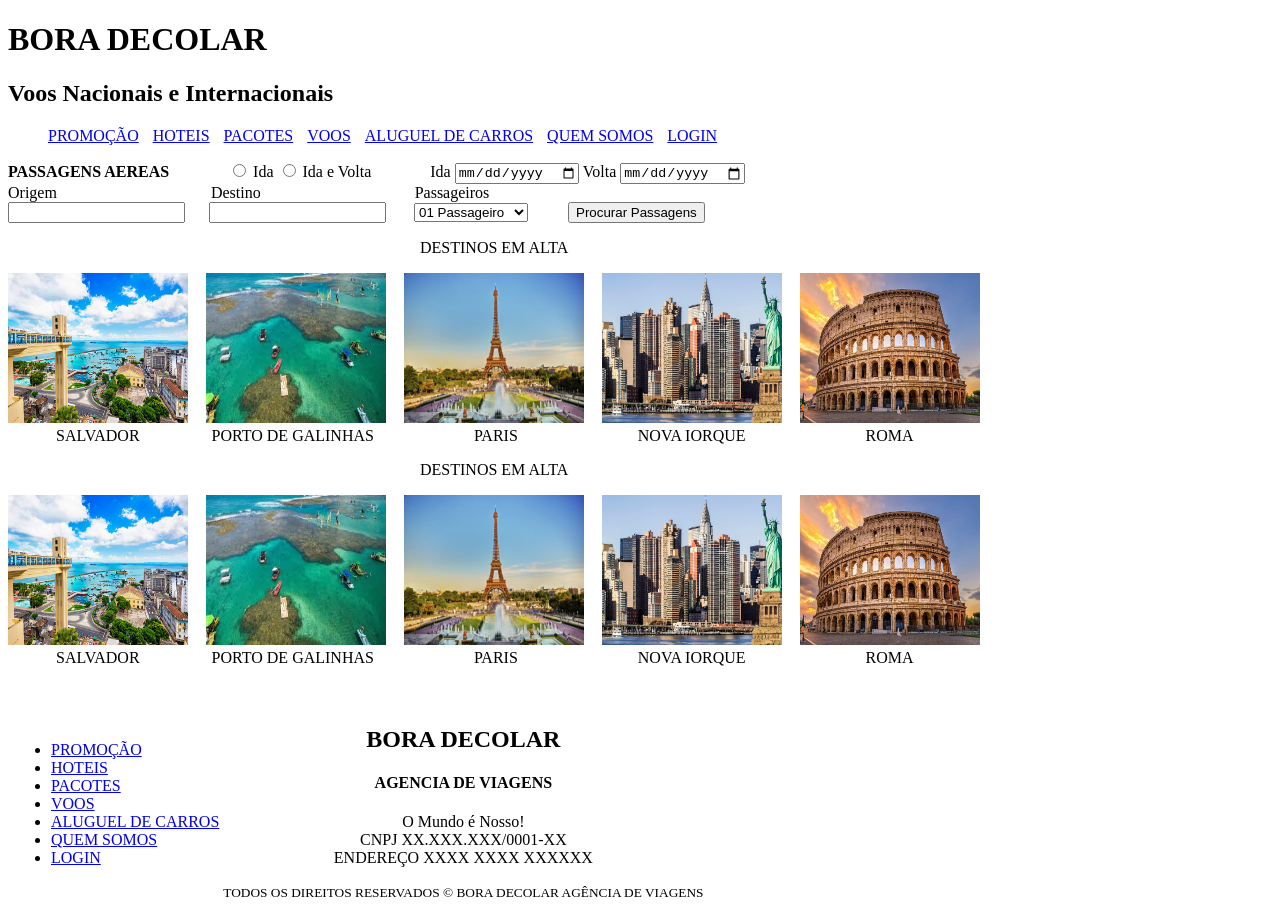
<file: Paginas/voos copy.html>
<!DOCTYPE html>
<html lang="en">
<head>
    <meta charset="UTF-8">
    <meta http-equiv="X-UA-Compatible" content="IE=edge">
    <meta name="viewport" content="width=device-width, initial-scale=1.0">
    <title>Voos</title>

    <style>
        .faixa ul { 
            display: flex;}
        .faixa ul li {
          list-style-type: none;
            padding-right: 14px;}
        .espacado150px { 
            padding-right: 150px;}
        .espacado55px { 
            padding-right: 55px;}
        .imagens img{
            height:150px;
            width: 180px;
            padding-right: 14px;}
    </style>

</head>

<body>
    <header>
        <h1>BORA DECOLAR</h1>
        <h2>Voos Nacionais e Internacionais</h2>
    </header>

    <nav class="faixa">
        <ul>
            <li><a href="promocao.html">PROMOÇÃO</a></li>
            <li><a href="hoteis.html">HOTEIS</a></li>
            <li><a href="pacotes.html">PACOTES</a></li>
            <li><a href="voos.html">VOOS</a></li>
            <li><a href="Locacao_Carros.html">ALUGUEL DE CARROS</a></li>
            <li><a href="quem_somos.html">QUEM SOMOS</a></li>
            <li><a href="login.html">LOGIN</a></li>
        </ul>
    </nav>

    <form>
        <strong class="espacado55px">PASSAGENS AEREAS</strong>

        <input type="radio" name="idaevolta" id="passgIda">
        <label for="passgIda">Ida</label>
        <input type="radio" name="idaevolta" id="passgIdaeVolta">
        <label class="espacado55px" for="passgIdaeVolta">Ida e Volta</label>
        
        <label for="dataIda">Ida</label>
        <input type="date" name="datadevoos" id="dataIda">
        <label for="dataVolta">Volta</label>
        <input type="date" name="datadevoos" id="dataVolta"><br>

        <label class="espacado150px" for="origem">Origem</label>
        <label class="espacado150px" for="destino">Destino</label>
        <label for="quantpessoas">Passageiros</label><br>

        <input type="text" name="origemdestino" id="origem">
        <span>&emsp;</span>
        <input type="text" name="origemdestino" id="destino">
        <span>&emsp;&nbsp;</span>
        <select name="pessoas" id="quantpessoas">
            <option value="1">01 Passageiro</option>
            <option value="2">02 Passageiros</option>
            <option value="3">03 Passageiros</option>
            <option value="4">04 Passageiros</option>
            <option value="5">05 Passageiro</option>
            <option value="6">06 Passageiros</option>
            <option value="7">07 Passageiros</option>
            <option value="8">08 Passageiros</option>
        </select>
        <span>&emsp;&emsp;</span>
        <input type="submit" value="Procurar Passagens">
    </form>

    <section class="imagens">
        <p>&emsp;&emsp;&emsp;&emsp;&emsp;&emsp;&emsp;&emsp;&emsp;&emsp;&emsp;&emsp;&emsp; &emsp;&emsp;&emsp;&emsp;&emsp;&emsp; &emsp;&emsp;&emsp;&emsp;&emsp;&emsp;  DESTINOS EM ALTA</p>

        <img src="../Imagens/IMG/Voos/voos01.jpg"/>
        <img src="../Imagens/IMG/Voos/voos02.jpg"/>
        <img src="../Imagens/IMG/Voos/voos03.jpg"/>
        <img src="../Imagens/IMG/Voos/voos04.jpg"/>
        <img src="../Imagens/IMG/Voos/voos05.jpg"/>

        <div>
            <span>&emsp;&emsp;&emsp;SALVADOR </span>
            <span>&emsp;&emsp;&emsp;&emsp; PORTO DE GALINHAS</span>
            <span>&emsp;&emsp;&emsp;&emsp;&emsp;&emsp;PARIS</span>
            <span>&emsp;&emsp;&emsp;&emsp;&emsp;&emsp;&emsp; NOVA IORQUE </span>
            <span>&emsp;&emsp;&emsp;&emsp;&emsp;&emsp;&emsp; ROMA</span>
        </div>

    </section>
    <section class="imagens">
        <p>&emsp;&emsp;&emsp;&emsp;&emsp;&emsp;&emsp;&emsp;&emsp;&emsp;&emsp;&emsp;&emsp; &emsp;&emsp;&emsp;&emsp;&emsp;&emsp; &emsp;&emsp;&emsp;&emsp;&emsp;&emsp;  DESTINOS EM ALTA</p>

        <img src="../Imagens/IMG/Voos/voos01.jpg"/>
        <img src="../Imagens/IMG/Voos/voos02.jpg"/>
        <img src="../Imagens/IMG/Voos/voos03.jpg"/>
        <img src="../Imagens/IMG/Voos/voos04.jpg"/>
        <img src="../Imagens/IMG/Voos/voos05.jpg"/>

        <div>
            <span>&emsp;&emsp;&emsp;SALVADOR </span>
            <span>&emsp;&emsp;&emsp;&emsp; PORTO DE GALINHAS</span>
            <span>&emsp;&emsp;&emsp;&emsp;&emsp;&emsp;PARIS</span>
            <span>&emsp;&emsp;&emsp;&emsp;&emsp;&emsp;&emsp; NOVA IORQUE </span>
            <span>&emsp;&emsp;&emsp;&emsp;&emsp;&emsp;&emsp; ROMA</span>
        </div>

    </section>
    <br><br>
    <footer>
        <table>
            <tr>
                <td>
                    <ul>
                        <li><a href="promocao.html">PROMOÇÃO</a></li>
                        <li><a href="hoteis.html">HOTEIS</a></li>
                        <li><a href="pacotes.html">PACOTES</a></li>
                        <li><a href="voos.html">VOOS</a></li>
                        <li><a href="Locacao_Carros.html">ALUGUEL DE CARROS</a></li>
                        <li><a href="quem_somos.html">QUEM SOMOS</a></li>
                        <li><a href="login.html">LOGIN</a></li>
                    </ul>
                </td>
              
                <td>
                    <center>
                        <h2>BORA DECOLAR</h2>
                        <h4>AGENCIA DE VIAGENS</h4>
                        <p>O Mundo é Nosso!<br>CNPJ XX.XXX.XXX/0001-XX<br>ENDEREÇO XXXX XXXX XXXXXX</p>
            
                        <small>TODOS OS DIREITOS RESERVADOS © BORA DECOLAR AGÊNCIA DE VIAGENS</small>
                    </center>
                </td> 
            </tr>
           
          </table>

    </footer>

</body>
</html>
</file>
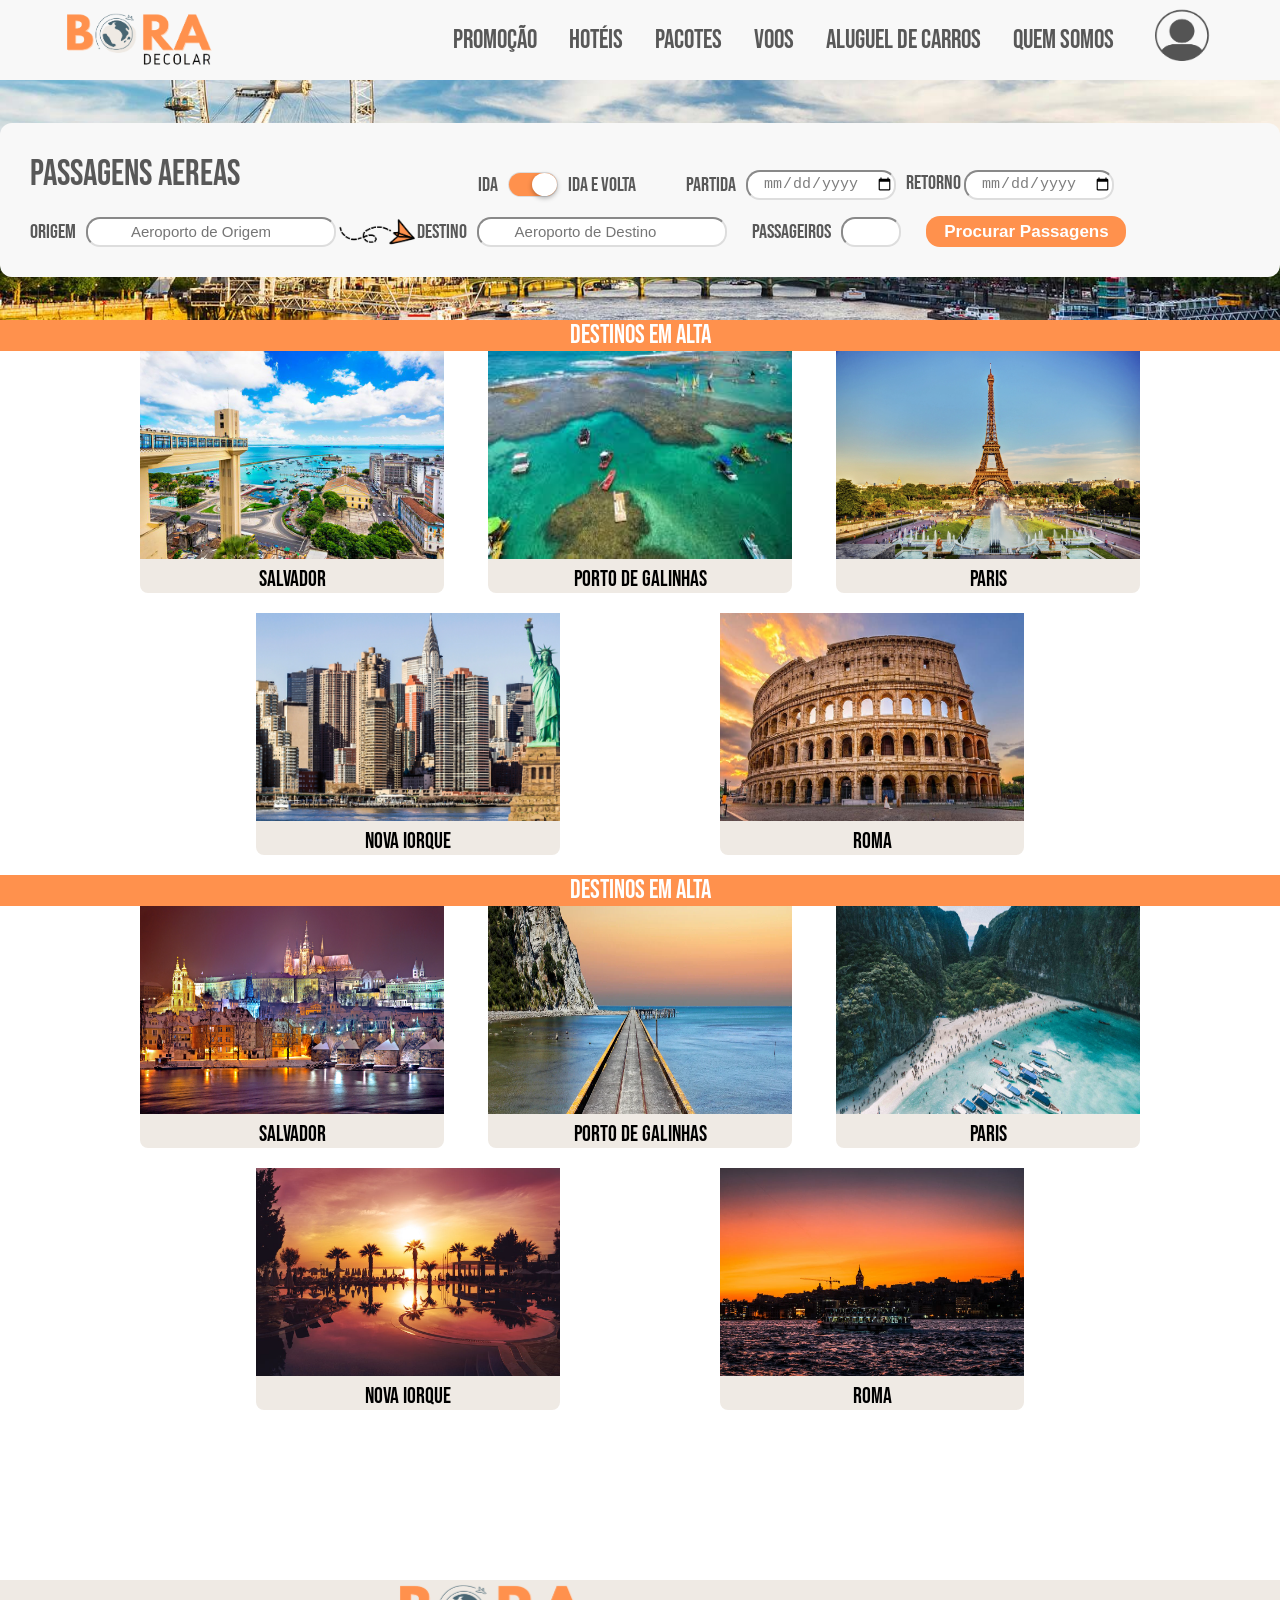
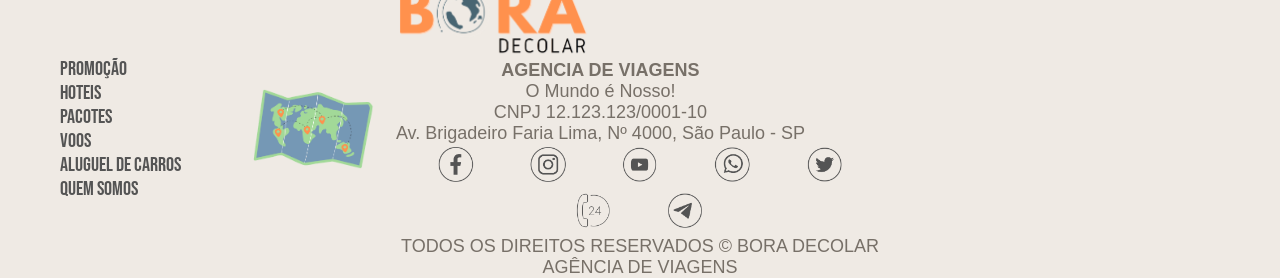
<file: Paginas/voos.html>
<!DOCTYPE html>
<html lang="en">
<head>
    <meta charset="UTF-8">
    <meta http-equiv="X-UA-Compatible" content="IE=edge">
    <meta name="viewport" content="width=device-width, initial-scale=1.0">
    <title>Bora Decolar - Voos</title>
    <link href="../Css/voos.css" rel="stylesheet">
    <script src="../JavaScript/voos.js" defer></script>
</head>
<body>
    <header>
        <nav>
            <img src="../Imagens/IMG_Fixos/logo.png" alt="Logo Bora Decolar" width="150px" height="60px"/>

            <ul>
                <li><a href="promocao.html" id="desenv">Promoção</a></li>
                <li><a href="hoteis.html">Hotéis</a></li>
                <li><a href="pacotes.html">Pacotes</a></li>
                <li><a href="voos.html">Voos</a></li>
                <li><a href="Locacao_Carros.html">Aluguel de Carros</a></li>
                <li><a href="quem_somos.html">Quem Somos</a></li>
                <li>
                    <a href="login.html"><img src="../Imagens/IMG_Fixos/perfil.png" alt="Perfil" width="70px" height="70px"/></a>
                </li>
            </ul>
        </nav>
    </header>

<main>
    <div id="pesquisar_voo">
        <section>
            <form>
                <strong>PASSAGENS AEREAS</strong>
                
                <div class="switch__container">
                    <span>Ida</span>
                    <input id="switch-shadow" class="switch switch--shadow" type="checkbox" name="idaVolta" checked="true">
                    <label for="switch-shadow" id="tese"></label>
                    <span>Ida e Volta</span>
                </div>  

                <div class="ida_volta">
                    <span id="espaco">&emsp;&emsp;&emsp;&emsp;&emsp;&emsp;&emsp;&emsp;&emsp;&emsp;&emsp;</span>
                    <label for="dataIda">Partida</label>
                    <input type="date" name="datadevoos" id="dataIda" class="data_input">
                    <div id="volta">
                        <label for="dataVolta">Retorno</label>
                        <input type="date" name="datadevoos" id="dataVolta" class="data_input" min="2023-01-01">
                    </div>
                </div>

                <div class="origem">
                    <label for="origem">Origem</label>
                    <input type="text" list="aeroportos" name="origemdestino" id="origem" class="local_input" placeholder="Aeroporto de Origem">
                </div>

                <img src="../Imagens/IMG/Voos/aviao_de_papel.png" height="30px"/>

                <div class="destino">
                    <label for="destino">Destino</label>
                    <input type="search" list="aeroportos" name="origemdestino" id="destino" class="local_input" placeholder="Aeroporto de Destino">
                </div>

                <div class="passageiros">
                    <label for="quantpessoas">Passageiros</label>
                    <input name="pessoas" type="number" id="quantpessoas" class="num_input">
                </div>

                <input id="procurar" type="button" value="Procurar Passagens" class="button">


                <datalist id="aeroportos">
                    <option value ="Guarulhos - Aerop. Inter.  Gov André Franco Montoro - GRU"></option>
                    <option value ="Lago Sul - Aeroporto Internacional Juscelino Kubitschek - BSB"></option>
                    <option value ="Rio de Janeiro - Aeroporto Internacional Antônio Carlos Jobim - GIG"></option>
                    <option value ="Vitória - Aeroporto Internacional Eurico de Aguiar Sales - VIX"></option>
                    <option value ="Salvador - Aeroporto Internacional Luís Eduardo Magalhães - SSA"></option>
                    <option value ="Confins - Aeroporto Internacional Tancredo Neves - CNF"></option>
                    <option value ="Fortaleza - Aeroporto Internacional Pinto Martins - FOR"></option>
                    <option value ="Manaus - Aeroporto Internacional Eduardo Gomes - MAO"></option>
                    <option value ="São Luís - Aeroporto Internacional Marechal Hugo da Cunha Machado - SLZ"></option>
                    <option value ="Porto Alegre - Aeroporto Internacional Salgado Filho - POA"></option>
                    <option value ="Recife - Aeroporto Internacional Gilberto Freyre - REC"></option>
                    <option value ="São José dos Pinhais - Aeroporto Internacional de Curitiba - CWB"></option>
                    <option value ="Belém - Aeroporto Internacional  Júlio Cezar Ribeiro - BEL"></option>

                </datalist>
            </form>
        </section>

    
        <P class="titulo_anuncio">DESTINOS EM ALTA</P>
        <div class="anuncios">
            <div class="caixa_anuncio">
                <img src="../Imagens/IMG/Voos/voos01.jpg" class="imagem_anuncio"/>
                <p>SALVADOR</p>
            </div>
            <div class="caixa_anuncio">
                <img src="../Imagens/IMG/Voos/voos02.jpg" class="imagem_anuncio"/>
                <p>PORTO DE GALINHAS</p>
            </div>
            <div class="caixa_anuncio">
                <img src="../Imagens/IMG/Voos/voos03.jpg" class="imagem_anuncio"/>
                <p>PARIS</p>
            </div>
            <div class="caixa_anuncio">
                <img src="../Imagens/IMG/Voos/voos04.jpg" class="imagem_anuncio"/>
                <p>NOVA IORQUE</p>
            </div>
            <div class="caixa_anuncio">
                <img src="../Imagens/IMG/Voos/voos05.jpg" class="imagem_anuncio"/>
                <p>ROMA</p>
            </div>
        </div>
        <P class="titulo_anuncio">DESTINOS EM ALTA</P>
        <div class="anuncios">
            <div class="caixa_anuncio">
                <img src="../Imagens/IMG/Voos/voos06.jpeg" class="imagem_anuncio"/>
                <p>SALVADOR</p>
            </div>
            <div class="caixa_anuncio">
                <img src="../Imagens/IMG/Voos/voos07.png" class="imagem_anuncio"/>
                <p>PORTO DE GALINHAS</p>
            </div>
            <div class="caixa_anuncio">
                <img src="../Imagens/IMG/Voos/voos08.jpg" class="imagem_anuncio"/>
                <p>PARIS</p>
            </div>
            <div class="caixa_anuncio">
                <img src="../Imagens/IMG/Voos/voos09.jpeg" class="imagem_anuncio"/>
                <p>NOVA IORQUE</p>
            </div>
            <div class="caixa_anuncio">
                <img src="../Imagens/IMG/Voos/voos10.jpeg" class="imagem_anuncio"/>
                <p>ROMA</p>
            </div>
        </div>
    </div>

    <div id="resultado_voo">
        <section>
            <div>
                <div class="resultado"  id="ROrigem">
                    <p>Origem</p>
                    <span id="SOrigem"></span>
                </div>
                <div class="resultado" id="RDestino">
                    <p>Destino</p>
                    <span id="SDestino"></span>
                </div>
                <div class="resultado" id="RIda">
                    <p>Ida</p>
                    <span id="SIda"></span>
                </div>
                <div class="resultado" id="RVolta">
                    <p>Volta</p>
                    <span id="SVolta"></span>
                </div>
                <div class="resultado" id="RPassageiros">
                    <p>Passageiros</p>
                    <span id="SPassageiros"></span>
                </div>

                <button id="btn">Nova Busca</button>
            </div>
        </section>

        <P class="titulo_anuncio">RESULTADOS DA PESQUISA</P>
        <div class="anuncios">
            <div class="caixa_anuncio">
                <div>
                    <img src="../Imagens/IMG/Pacotes/Pacotes_01.png" class="imagem_anuncio"/>
                    <p>7 Dias no Caribe - Aereo + Hospedagem + Tour</p>
                </div>
                <div>
                    <p class="preco">Preço por Pessoa</p>
                    <h3>R$ 13.200,00</h3>
                    <small> Taxas e impostos inclusos</small>
                    <button>Conferir</button>
                </div>
            </div>
            <div class="caixa_anuncio">
                <div>
                    <img src="../Imagens/IMG/Pacotes/Pacotes_02.png" class="imagem_anuncio"/>
                    <p>7 Dias na Disney - Aereo + Hospedagem + Entrada VIP</p>
                </div>
                <div>
                    <p class="preco">Preço por Pessoa</p>
                    <h3>R$ 13.200,00</h3>
                    <small> Taxas e impostos inclusos</small>
                    <button>Conferir</button>
                </div>
            </div>
            <div class="caixa_anuncio">
                <div>
                    <img src="../Imagens/IMG/Pacotes/Pacotes_03.png" class="imagem_anuncio"/>
                    <p>7 Dias no Parque Mundial - Aereo + Hospedagem + Sem Fila</p>
                </div>
                <div>
                    <p class="preco">Preço por Pessoa</p>
                    <h3>R$ 13.200,00</h3>
                    <small> Taxas e impostos inclusos</small>
                    <button>Conferir</button>
                </div>
            </div>
        </div>
        
    </div>
</main>
        
    <footer>

        <div class="lista_footer">
            <ul>
                <li><a href="promocao.html">PROMOÇÃO</a></li>
                <li><a href="hoteis.html">HOTEIS</a></li>
                <li><a href="pacotes.html">PACOTES</a></li>
                <li><a href="voos.html">VOOS</a></li>
                <li><a href="Locacao_Carros.html">ALUGUEL DE CARROS</a></li>
                <li><a href="quem_somos.html">QUEM SOMOS</a></li>
            </ul>

            <img src="../Imagens/IMG_Fixos/mapa.png" class="imagen_footer"/>
        </div>

        <div class="company_info">
            <img src="../Imagens/IMG_Fixos/logo.png" class="imagen_footer" />
            <div>
                <h4>AGENCIA DE VIAGENS</h4>
                <p>O Mundo é Nosso!<br>CNPJ 12.123.123/0001-10<br>Av. Brigadeiro Faria Lima, Nº 4000, São Paulo - SP</p>
            </div>

            <div class="redes">
                <img src="../Imagens/IMG_Fixos/facebook_icon.png" />
                <img src="../Imagens/IMG_Fixos/instagram_icon.png" />
                <img src="../Imagens/IMG_Fixos/youtube_icon.png" />
                <img src="../Imagens/IMG_Fixos/whatsapp_icon.png" />
                <img src="../Imagens/IMG_Fixos/twitter_icon.png" />
                <img src="../Imagens/IMG_Fixos/telefone_icon.png" />
                <img src="../Imagens/IMG_Fixos/telegram_icon.png" />
            </div>
            <p>TODOS OS DIREITOS RESERVADOS © BORA DECOLAR AGÊNCIA DE VIAGENS</p>
        </div>

        <div class="branco"></div>

    </footer>


</body>
</html>
</file>
<file: Css/voos.css>
@import url('https://fonts.googleapis.com/css2?family=Bebas+Neue&display=swap');

/*RESET*/
* {
  margin: 0;
  padding: 0;
  box-sizing: border-box;
}

body {
  font-size: 1.6rem;
  font-family: 'Bebas Neue', cursive;
}

a {
  text-decoration: none;
  color: inherit;
}

/*BARRA DE NAVEGAÇÃO*/
header {
  display: flex;
  justify-content: center;
  background-color: #f8f8f8;
}

nav {
  display: flex;
  justify-content: space-between;
  align-items: center;


  color: #585858;
  height: 5rem;
  width: 90%;

  padding-left: 0;
  padding-right: 0;
}

nav ul{
  display: flex;
  list-style: none;
  gap: 2rem;
  align-items: center;
}

/*FORMULARIO DE PESQUISA*/
#pesquisar_voo section{
  background-image: url(../Imagens/IMG/Voos/banner.jpg);
  background-repeat: no-repeat; 
  background-size: cover;
  background-position: center 60%;
  height: 15rem;
  display: flex;
  justify-content: center;
  align-items: center;
}

#pesquisar_voo form{
  background: #f8f8f8 ;
  font-size: 20px;
  color: #585858;
  padding: 1.5em;
  padding-right: 0;
  border-radius: 12px;
  width: 80rem;
  display: flex;
  flex-wrap: wrap;
  align-items: center;
}

#pesquisar_voo form strong{
  font-family: 'Bebas Neue', cursive;
  font-size: 36px;
  font-weight: 100;
  margin-right: 15%;
  margin-bottom: 20px;
}

/*Botão Estilo iOS*/
#pesquisar_voo .switch__container {
  margin: 0 50px;
  width: auto;
  height: 20px;
  display: flex;
  align-items: center;
  gap: 10px;
}

#pesquisar_voo .switch {
  visibility: hidden;
  position: absolute;
  margin-left: -9999px;
}

#pesquisar_voo .switch + label {
  display: block;
  position: relative;
  cursor: pointer;
  outline: none;
  user-select: none;
}

#pesquisar_voo .switch--shadow + label {
  padding: 2px;
  width: 50px;
  height: 25px;
  background-color: #dddddd;
  border-radius: 60px;
}

#pesquisar_voo .switch--shadow + label:before,
#pesquisar_voo .switch--shadow + label:after {
  display: block;
  position: absolute;
  top: 1px;
  left: 1px;
  bottom: 1px;
  content: "";
}

#pesquisar_voo .switch--shadow + label:before {
  right: 1px;
  background-color: #f1f1f1;
  border-radius: 60px;
  transition: background 0.4s;
}

#pesquisar_voo .switch--shadow + label:after {
  width: 25px;
  background-color: #fff;
  border-radius: 100%;
  box-shadow: 0 2px 5px rgba(0, 0, 0, 0.3);
  transition: all 0.4s;
}

#pesquisar_voo .switch--shadow:checked + label:before {
  background-color: #ff914d;
}

#pesquisar_voo .switch--shadow:checked + label:after {
  transform: translateX(23px);
}

/* Datas */
#pesquisar_voo #espaco{
  display: none;
}

#pesquisar_voo .ida_volta{
  display: flex;
  gap: 10px;
  align-items: center;
  justify-content: center;
}

#pesquisar_voo .data_input{
  border-radius: 14px;
  height: 30px;
  width: 150px;
  border-color: #dddddd;
  cursor: pointer;
}

/* Local */
#pesquisar_voo .origem{
  display: flex;
  gap: 10px;
  display: flex;
  align-items: center;
}

#pesquisar_voo .destino{
  margin-right: 25px;
  display: flex;
  gap: 10px;
  display: flex;
  align-items: center;
}



#pesquisar_voo .local_input{
  border-radius: 14px;
  height: 30px;
  width: 250px;
  border-color: #dddddd;
  display: flex;
  align-items: center;
}

#pesquisar_voo .num_input{
  border-radius: 14px;
  height: 30px;
  width: 60px;
  border-color: #dddddd;
  display: flex;
  align-items: center;
  cursor: pointer;
}

#pesquisar_voo .passageiros{
  display: flex;
  gap: 10px;
  display: flex;
  align-items: center;
  margin-right: 25px;
}

#pesquisar_voo .button{
  background-color: #ff914d;
  color: white;
  font-weight: bold;
  font-size: 17px;
  height: 31px;
  width: 200px;
  border-radius: 14px;
  border: none;
  cursor: pointer;
}

#pesquisar_voo input{
  text-align: center;
  font-size: 15px;
  color:rgba(0, 0, 0, 0.51)
}
/* ---------------------------*/

#pesquisar_voo .anuncios{
  display: flex;
  justify-content: space-evenly;
  margin: 0 6rem;
  flex-wrap: wrap;
}

#pesquisar_voo .titulo_anuncio{
  display: block;
  text-align: center;
  background-color: #ff914d;
  color: white;
}

#pesquisar_voo .caixa_anuncio{
  text-align: center;
  background-color: #efeae4;
  border-radius: 8px;
  font-size: 22px;
  margin-bottom: 20px;
}

#pesquisar_voo .imagem_anuncio{
  height: 13rem;
  width: 19rem;
  cursor: pointer;
}

/*FOOTER*/
footer{
  background-color: #efeae4;
  color: #545454;
  display: flex;
  align-items: center;
  margin-top: 150px;
  justify-content: space-between;
}

footer div ul{
  list-style: none;
  margin: 30px 60px;
  font-size: 20px;
}

.lista_footer{
  width: 600px;
  display: flex;
  align-items: center;
  gap: 2%;
}

.company_info{
  width: 740px;
  font-family: 'Open Sans', sans-serif;
  color: #777068;
  display: flex;
  gap: 4%;
  flex-wrap: wrap;
  font-size: 18px;
  text-align: center;
  align-items: center;
}

.imagen_footer{
  height: 80px;
}

.redes img{
  height: 35px;
  margin: 3px 25px;
}

.branco{
  width: 600px;
}







#resultado_voo{
  display: none;
}


/*FORMULARIO DE PESQUISA*/
#resultado_voo section{
  background-image: url(../Imagens/IMG/Voos/banner.jpg);
  background-repeat: no-repeat; 
  background-size: cover;
  background-position: center 60%;
  height: 100PX;
  display: flex;
  justify-content: center;
  align-items: center;
}

#resultado_voo section div{
  background: #f8f8f8 ;
  font-size: 12px;
  color: #585858;
  padding: 0.5em;
  padding-right: 0;
  border-radius: 12px;
  width: auto;
  display: flex;
  align-items: center;
}

#resultado_voo .resultado{
  display: block;
  font-family: 'Open Sans', sans-serif;
}

#resultado_voo .resultado p{
  justify-content: left;
  font-size: 12px;
}

#resultado_voo .resultado span{
  font-size: 20px;
  
}

#resultado_voo #btn{
  display: flex;
  background-color: #ff914d;
  color: white;
  font-weight: bold;
  font-size: 12px;
  height: 30px;
  width: 500px;
  border-radius: 14px;
  border: none;
  cursor: pointer;
  justify-content: center;
  align-items: center;
  margin-right: 10px;
}


/* ---------------------------*/

#resultado_voo .titulo_anuncio{
  display: block;
  text-align: center;
  background-color: #ff914d;
  color: white;
}

#resultado_voo .anuncios{
  display: flex;
  align-items: center;
  justify-content: center;
  margin: 20px;
  flex-wrap: wrap;
}

#resultado_voo .caixa_anuncio{
  display: flex;
  justify-content: center;
  gap: 20px;
  font-family: 'Open Sans', sans-serif;
  margin: 15px;
}

#resultado_voo .caixa_anuncio div{
  background-color: #efeae4;
  border-radius: 8px;
  justify-content: center;
}

#resultado_voo .caixa_anuncio img{
  border-radius: 8px 8px 0px 0px;
}

#resultado_voo .caixa_anuncio p{
  font-size: 17.5px;
  display: flex;
  justify-content: center;
  color: #545454;
  padding: 10px;
  font-weight: bold;
}

#resultado_voo .preco{
  font-size: 17.5px;
  display: flex;
  justify-content: center;
  color: #545454;
  padding: 10px;
  margin-top: 25px;
}

#resultado_voo .caixa_anuncio h3{
  display: flex;
  color: #000000;
  font-size: 23px;
  justify-content: center;
  padding: 2px 10px;
}

#resultado_voo .caixa_anuncio small{
  display: flex;
  color: #777068;
  font-size: 13px;
  justify-content: center;
  padding: 0px 20px;
}

#resultado_voo .caixa_anuncio button{
  display: flex;
  background-color: #ff914d;
  color: white;
  font-weight: bold;
  font-size: 17px;
  height: 31px;
  width: 140px;
  border-radius: 14px;
  border: none;
  cursor: pointer;
  justify-content: center;
  align-items: center;
  margin: 40px 25px 0px 25px;
}
</file>
<file: Css/hoteis.css>
.modal-container form{
  background: #f8f8f8 ;
  font-size: 20px;
  color: #585858;
  padding: 0.1em 1.5em;
  padding-right: 0;
  border-radius: 12px;
  width:  auto;
  display: flex;
  flex-wrap: wrap;
  align-items: center;
}
.modal-container{
    width: 100%;
    height: 100%;
    position: fixed;
    background: rgba(0,0,0,.5);
    top: 0px;
    left: 0px;
    z-index: 2000;
    display: none;
    justify-content: center;
    align-items: center;
  
  }
  
  .modal{
    background-color: #ffffff;
    width: auto;
    min-width: 300px;
    padding: 40px;
    border: 2px solid #585858;
  }
  
  .mostrar{
    display: flex;
  }
  
  @keyframes modal {
    from{
      opacity: 0;
      transform: translate3d(0.-60px,0);
    }
    to{
      opacity: 1;
      transform: translate3d(0,0,0);
    }
  }
  
  .mostrar .modal{
    animation: modal .3s;
  }

  #fechar{
    margin-left: 30px;
    margin-right: 300px;
  }

  .button{
    display: flex;
    background-color: #ff914d;
    color: white;
    font-weight: bold;
    font-size: 17px;
    height: 31px;
    width: 200px;
    border-radius: 14px;
    border: none;
    cursor: pointer;
    justify-content: center;
    align-items: center;
}
</file>
<file: Css/locacao_carros.css>
@import url('https://fonts.googleapis.com/css2?family=Bebas+Neue&display=swap');

/*RESET*/
* {
  margin: 0;
  padding: 0;
  box-sizing: border-box;
}

body {
  font-size: 1.6rem;
  font-family: 'Bebas Neue', cursive;
}

a {
  text-decoration: none;
  color: inherit;
}

/*FOOTER*/
footer{
  background-color: #efeae4;
  color: #545454;
  display: flex;
  align-items: center;
  margin-top: 150px;
  justify-content: space-between;
}

footer div ul{
  list-style: none;
  margin: 30px 60px;
  font-size: 20px;
}

.lista_footer{
  width: 600px;
  display: flex;
  align-items: center;
  gap: 2%;
}

.company_info{
  width: 740px;
  font-family: 'Open Sans', sans-serif;
  color: #777068;
  display: flex;
  gap: 4%;
  flex-wrap: wrap;
  font-size: 18px;
  text-align: center;
  align-items: center;
}

.imagen_footer{
  height: 80px;
}

.redes img{
  height: 35px;
  margin: 3px 25px;
}

.branco{
  width: 600px;
}

/*BARRA DE NAVEGAÇÃO*/
header {
  display: flex;
  justify-content: center;
  background-color: #f8f8f8;
}

nav {
  display: flex;
  justify-content: space-between;
  align-items: center;


  color: #585858;
  height: 5rem;
  width: 90%;

  padding-left: 0;
  padding-right: 0;
}

nav ul{
  display: flex;
  list-style: none;
  gap: 2rem;
  align-items: center;
}

/*FORMULARIO DE PESQUISA*/
label, p {
  white-space: pre-line;
}

section{
   background-image: url(../Imagens/IMG/Locacao_carro/banner_carros.jpg);
   background-repeat: no-repeat; 
   background-size: cover;
   background-position: center 80%;
   height: 13rem;
   display: flex;
   justify-content: center;
   align-items: center;
}

form{
   background: #f8f8f8 ;
   font-size: 20px;
   color: #585858;
   padding: 0.1em 1.5em;
   padding-right: 0;
   border-radius: 12px;
   width:  1500px;
   display: flex;
   flex-wrap: wrap;
   align-items: center;
   padding-bottom: 30px;
}

form strong{
   font-family: 'Bebas Neue', cursive;
   font-size: 36px;
   font-weight: 100;
   margin-right: 70%;
   margin-bottom: 12px;
   margin-top: 8px;
}

/* Datas */

.data_input{
   border-radius: 14px;
   height: 30px;
   width: 150px;
   border-color: #dddddd;
   cursor: pointer;
}

/* Local */
.origem{
   display: flex;
   gap: 10px;
   display: flex;
   align-items: center;
}

.destino{
   margin-right: 25px;
   display: flex;
   gap: 10px;
   display: flex;
   align-items: center;

}

.local_input{
   border-radius: 14px;
   height: 30px;
   width: 250px;
   border-color: #dddddd;
   display: flex;
   align-items: center;
}

.num_input{
   border-radius: 14px;
   height: 30px;
   width: 60px;
   border-color: #dddddd;
   display: flex;
   align-items: center;
   cursor: pointer;
}

.passageiros, .ida_volta, .retirada_entrega{
   display: flex;
   gap: 20px;
   align-items:baseline;
   margin-right: 25px;
}

.button{
   display: flex;
   background-color: #ff914d;
   color: white;
   font-weight: bold;
   font-size: 17px;
   height: 31px;
   width: 200px;
   border-radius: 14px;
   border: none;
   cursor: pointer;
   justify-content: center;
   align-items: center;
}
 
/* ---------------------------*/

.anuncios{
  display: flex;
  justify-content: space-evenly;
  margin: 0 6rem;
  flex-wrap: wrap;
}

.titulo_anuncio{
  display: block;
  text-align: center;
  background-image: url(../Imagens/IMG/Locacao_carro/transparent-color-code-warning-tape-1-removebg-preview.png);
  color: white;
}

.caixa_anuncio{
  text-align: center;
  background-color: #efeae4;
  border-radius: 8px;
  font-size: 22px;
  margin-bottom: 20px;
}

.imagem_anuncio{
  height: 13rem;
  width: 19rem;
  cursor: pointer;
}
</file>
<file: Css/pacotes.css>
@import url('https://fonts.googleapis.com/css2?family=Bebas+Neue&display=swap');

/*RESET*/
* {
    margin: 0;
    padding: 0;
    box-sizing: border-box;
}

body {
    font-size: 1.6rem;
    font-family: 'Bebas Neue', cursive;
}

a {
    text-decoration: none;
    color: inherit;
}

/*BARRA DE NAVEGAÇÃO*/
header {
    display: flex;
    justify-content: center;
    background-color: #f8f8f8;
}

nav {
    display: flex;
    justify-content: space-between;
    align-items: center;


    color: #585858;
    height: 5rem;
    width: 90%;

    padding-left: 0;
    padding-right: 0;
}

nav ul{
    display: flex;
    list-style: none;
    gap: 2rem;
    align-items: center;
}

/*FOOTER*/
footer{
    background-color: #efeae4;
    color: #545454;
    display: flex;
    align-items: center;
    margin-top: 150px;
    justify-content: space-between;
}

footer div ul{
    list-style: none;
    margin: 30px 60px;
    font-size: 20px;
}

.lista_footer{
    width: 600px;
    display: flex;
    align-items: center;
    gap: 2%;
}

.company_info{
    width: 740px;
    font-family: 'Open Sans', sans-serif;
    color: #777068;
    display: flex;
    gap: 4%;
    flex-wrap: wrap;
    font-size: 18px;
    text-align: center;
    align-items: center;
}

.imagen_footer{
    height: 80px;
}

.redes img{
    height: 35px;
    margin: 3px 25px;
}

.branco{
    width: 600px;
}

/*FORMULARIO DE PESQUISA*/
label, p {
   white-space: pre-line;
}

section{
    background-image: url(../Imagens/IMG/Pacotes/banner.jpg);
    background-repeat: no-repeat; 
    background-size: cover;
    background-position: center 60%;
    height: 13rem;
    display: flex;
    justify-content: center;
    align-items: center;
}

form{
    background: #f8f8f8 ;
    font-size: 20px;
    color: #585858;
    padding: 0.1em 1.5em;
    padding-right: 0;
    border-radius: 12px;
    width:  auto;
    display: flex;
    flex-wrap: wrap;
    align-items: center;
}

form strong{
    font-family: 'Bebas Neue', cursive;
    font-size: 36px;
    font-weight: 100;
    margin-right: 100%;
    margin-bottom: 12px;
    margin-top: 8px;
}

/* Datas */

.data_input{
    border-radius: 14px;
    height: 30px;
    width: 150px;
    border-color: #dddddd;
    cursor: pointer;
}

/* Local */
.origem{
    display: flex;
    gap: 10px;
    display: flex;
    align-items: center;
}

.destino{
    margin-right: 25px;
    display: flex;
    gap: 10px;
    display: flex;
    align-items: center;
}

.local_input{
    border-radius: 14px;
    height: 30px;
    width: 250px;
    border-color: #dddddd;
    display: flex;
    align-items: center;
}

.num_input{
    border-radius: 14px;
    height: 30px;
    width: 60px;
    border-color: #dddddd;
    display: flex;
    align-items: center;
    cursor: pointer;
}

.passageiros, .ida_volta{
    display: flex;
    gap: 10px;
    align-items:baseline;
    margin-right: 25px;
    height: 82px;
}

.button{
    display: flex;
    background-color: #ff914d;
    color: white;
    font-weight: bold;
    font-size: 17px;
    height: 31px;
    width: 200px;
    border-radius: 14px;
    border: none;
    cursor: pointer;
    justify-content: center;
    align-items: center;
}
  

/* ---------------------------*/

.titulo_anuncio{
    display: block;
    text-align: center;
    background-color: #ff914d;
    color: white;
}

.anuncios{
    display: flex;
    align-items: center;
    justify-content: center;
    margin: 20px;
    flex-wrap: wrap;
}

.caixa_anuncio{
    display: flex;
    justify-content: center;
    gap: 20px;
    font-family: 'Open Sans', sans-serif;
    margin: 15px;
}

.caixa_anuncio div{
    background-color: #efeae4;
    border-radius: 8px;
    justify-content: center;
}

.caixa_anuncio img{
    border-radius: 8px 8px 0px 0px;
}

.caixa_anuncio p{
    font-size: 17.5px;
    display: flex;
    justify-content: center;
    color: #545454;
    padding: 10px;
    font-weight: bold;
}

.preco{
    font-size: 17.5px;
    display: flex;
    justify-content: center;
    color: #545454;
    padding: 10px;
    margin-top: 25px;
}

.caixa_anuncio h3{
    display: flex;
    color: #000000;
    font-size: 23px;
    justify-content: center;
    padding: 2px 10px;
}

.caixa_anuncio small{
    display: flex;
    color: #777068;
    font-size: 13px;
    justify-content: center;
    padding: 0px 20px;
}

.caixa_anuncio button{
    display: flex;
    background-color: #ff914d;
    color: white;
    font-weight: bold;
    font-size: 17px;
    height: 31px;
    width: 140px;
    border-radius: 14px;
    border: none;
    cursor: pointer;
    justify-content: center;
    align-items: center;
    margin: 40px 25px 0px 25px;
}
</file>
<file: Css/promocao.css>
@import url('https://fonts.googleapis.com/css2?family=Bebas+Neue&display=swap');

/*RESET*/
* {
    margin: 0;
    padding: 0;
    box-sizing: border-box;
}

body {
    font-size: 1.6rem;
    font-family: 'Bebas Neue', cursive;
}

a {
    text-decoration: none;
    color: inherit;
}

/*BARRA DE NAVEGAÇÃO*/
header {
    display: flex;
    justify-content: center;
    background-color: #f8f8f8;
}

nav {
    display: flex;
    justify-content: space-between;
    align-items: center;


    color: #585858;
    height: 5rem;
    width: 90%;

    padding-left: 0;
    padding-right: 0;
}

nav ul{
    display: flex;
    list-style: none;
    gap: 2rem;
    align-items: center;
}

/*FOOTER*/
footer{
    background-color: #efeae4;
    color: #545454;
    display: flex;
    align-items: center;
    margin-top: 150px;
    justify-content: space-between;
}

footer div ul{
    list-style: none;
    margin: 30px 60px;
    font-size: 20px;
}

.lista_footer{
    width: 600px;
    display: flex;
    align-items: center;
    gap: 2%;
}

.company_info{
    width: 740px;
    font-family: 'Open Sans', sans-serif;
    color: #777068;
    display: flex;
    gap: 4%;
    flex-wrap: wrap;
    font-size: 18px;
    text-align: center;
    align-items: center;
}

.imagen_footer{
    height: 80px;
}

.redes img{
    height: 35px;
    margin: 3px 25px;
}

.branco{
    width: 600px;
}

/*FORMULARIO DE PESQUISA*/
label, p {
   white-space: pre-line;
}

section{
    background-image: url(../Imagens/IMG/Voos/banner.jpg);
    background-repeat: no-repeat; 
    background-size: cover;
    background-position: center 60%;
    height: 13rem;
    display: flex;
    justify-content: center;
    align-items: center;
}

form{
    background: #f8f8f8 ;
    font-size: 20px;
    color: #585858;
    padding: 0.1em 1.5em;
    padding-right: 0;
    border-radius: 12px;
    width:  auto;
    display: flex;
    flex-wrap: wrap;
    align-items: center;
}

form strong{
    font-family: 'Bebas Neue', cursive;
    font-size: 36px;
    font-weight: 100;
    margin-right: 70%;
    margin-bottom: 12px;
    margin-top: 8px;
}

/* Datas */

.data_input{
    border-radius: 14px;
    height: 30px;
    width: 150px;
    border-color: #dddddd;
    cursor: pointer;
}

/* Local */
.origem{
    display: flex;
    gap: 10px;
    display: flex;
    align-items: center;
}

.destino{
    margin-right: 25px;
    display: flex;
    gap: 10px;
    display: flex;
    align-items: center;
}

.local_input{
    border-radius: 14px;
    height: 30px;
    width: 250px;
    border-color: #dddddd;
    display: flex;
    align-items: center;
}

.num_input{
    border-radius: 14px;
    height: 30px;
    width: 60px;
    border-color: #dddddd;
    display: flex;
    align-items: center;
    cursor: pointer;
}

.passageiros, .ida_volta{
    display: flex;
    gap: 10px;
    align-items:baseline;
    margin-right: 25px;
    height: 82px;
}

.button{
    display: flex;
    background-color: #ff914d;
    color: white;
    font-weight: bold;
    font-size: 17px;
    height: 31px;
    width: 200px;
    border-radius: 14px;
    border: none;
    cursor: pointer;
    justify-content: center;
    align-items: center;
}
  
.anuncios{
    display: flex;
    justify-content: space-evenly;
    margin: 0 6rem;
    flex-wrap: wrap;
  }
  
  .titulo_anuncio{
    display: block;
    text-align: center;
    background-color: #ff914d;
    color: white;
  }
  
  .caixa_anuncio{
    text-align: center;
    background-color: #efeae4;
    border-radius: 8px;
    font-size: 22px;
    margin-bottom: 20px;
  }
  
  .imagem_anuncio{
    height: 13rem;
    width: 19rem;
    cursor: pointer;
  }
  
  .modal-container{
    width: 100%;
    height: 100%;
    position: fixed;
    background: rgba(0,0,0,.5);
    top: 0px;
    left: 0px;
    z-index: 2000;
    display: none;
    justify-content: center;
    align-items: center;
  
  }
  
  .modal{
    background-color: #ffffff;
    width: auto;
    min-width: 300px;
    padding: 40px;
    border: 2px solid #585858;
  }
  
  .mostrar{
    display: flex;
  }
  
  @keyframes modal {
    from{
      opacity: 0;
      transform: translate3d(0.-60px,0);
    }
    to{
      opacity: 1;
      transform: translate3d(0,0,0);
    }
  }
  
  .mostrar .modal{
    animation: modal .3s;
  }

  #fechar{
    margin-left: 30px;
    margin-right: 300px;
  }
</file>
